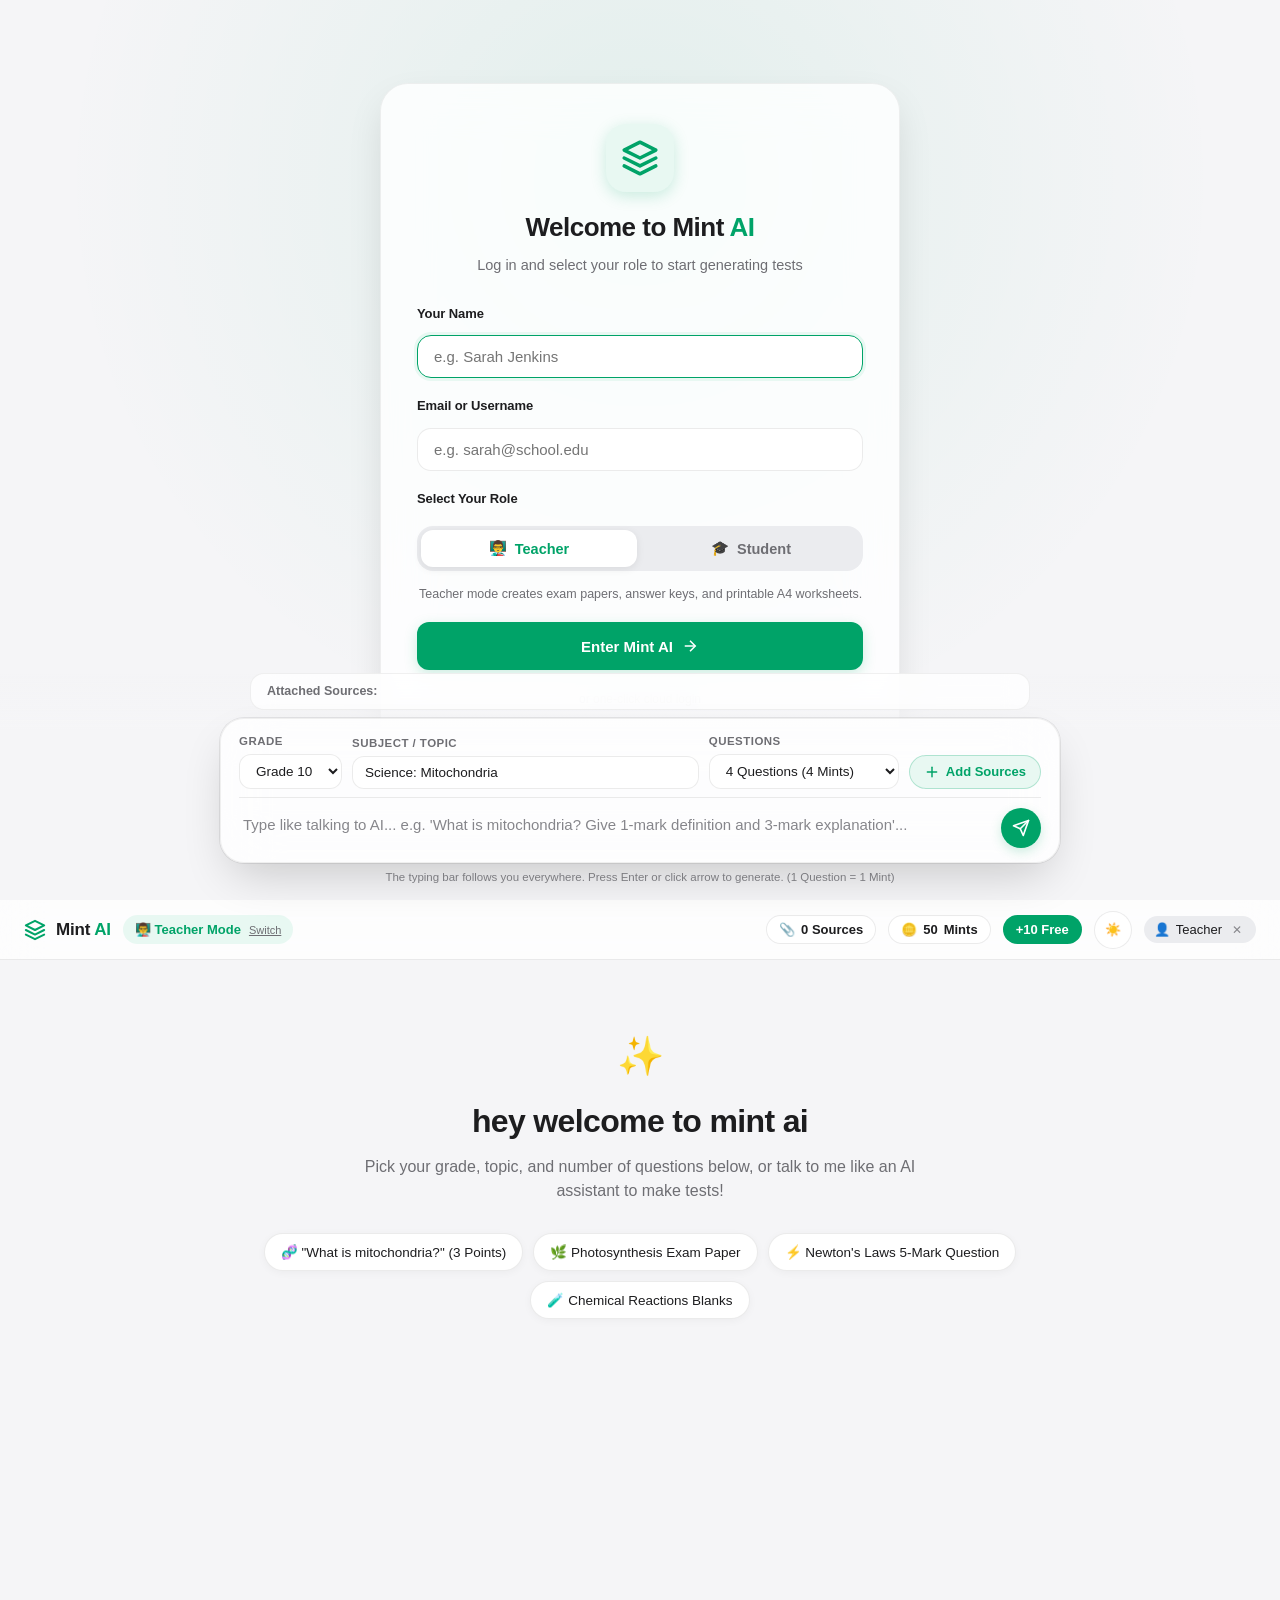
<file: index.html>
<!DOCTYPE html>
<html lang="en" data-theme="light">
<head>
  <meta charset="UTF-8">
  <meta name="viewport" content="width=device-width, initial-scale=1.0">
  <title>Mint AI — Intelligent Exam & Test Generator</title>
  
  <!-- Apple Mobile Web App Settings -->
  <meta name="apple-mobile-web-app-capable" content="yes">
  <meta name="apple-mobile-web-app-status-bar-style" content="default">
  <meta name="theme-color" content="#F5F5F7" id="metaThemeColor">
  
  <!-- Favicon SVG (Mint Badge) -->
  <link rel="icon" type="image/svg+xml" href="data:image/svg+xml,<svg xmlns='http://www.w3.org/2000/svg' viewBox='0 0 24 24' fill='%2300A368'><path d='M12 2C6.48 2 2 6.48 2 12s4.48 10 10 10 10-4.48 10-10S17.52 2 12 2zm1 17.93c-3.95-.49-7-3.85-7-7.93 0-.62.08-1.21.21-1.79L9 15v1c0 1.1.9 2 2 2v1.93zm6.9-2.54c-.26-.81-1-1.39-1.9-1.39h-1v-3c0-.55-.45-1-1-1H8v-2h2c.55 0 1-.45 1-1V7h2c1.1 0 2-.9 2-2v-.41c2.93 1.19 5 4.06 5 7.41 0 2.08-.8 3.97-2.1 5.39z'/></svg>">
  
  <!-- Main Stylesheet -->
  <link rel="stylesheet" href="styles.css">
  
  <!-- Puter.js v2 SDK from CDN -->
  <script src="https://js.puter.com/v2/"></script>
  
  <!-- Application Entry Point -->
  <script type="module" src="js/app.js"></script>
</head>
<body class="mint-app-body">

  <!-- ======================================================== -->
  <!-- STEP 1: UNIFIED LOGIN + NAME + ROLE SELECTION SCREEN     -->
  <!-- ======================================================== -->
  <div id="screenAuth" class="onboarding-screen">
    <div class="apple-glass-card auth-card">
      
      <div class="auth-brand">
        <div class="brand-icon-wrap">
          <svg viewBox="0 0 24 24" width="38" height="38" fill="none" stroke="#00A368" stroke-width="2.2" stroke-linecap="round" stroke-linejoin="round">
            <path d="M12 2L2 7l10 5 10-5-10-5zM2 17l10 5 10-5M2 12l10 5 10-5"/>
          </svg>
        </div>
        <h1 class="auth-title">Welcome to Mint <span class="brand-accent">AI</span></h1>
        <p class="auth-subtitle">Log in and select your role to start generating tests</p>
      </div>

      <form id="formAuth" class="auth-form">
        
        <!-- 1. Name -->
        <div class="form-group">
          <label for="inputAuthName" class="form-label">Your Name</label>
          <input type="text" id="inputAuthName" class="apple-input" placeholder="e.g. Sarah Jenkins" required autofocus>
        </div>

        <!-- 2. Email or Username -->
        <div class="form-group">
          <label for="inputAuthEmail" class="form-label">Email or Username</label>
          <input type="text" id="inputAuthEmail" class="apple-input" placeholder="e.g. sarah@school.edu" required>
        </div>

        <!-- 3. Role Selector (Teacher vs Student) -->
        <div class="form-group">
          <label class="form-label">Select Your Role</label>
          <div class="role-segmented-picker">
            <button type="button" class="role-segment-btn active" id="btnPickerTeacher" data-role="teacher">
              <span class="segment-icon">👨‍🏫</span>
              <span class="segment-label">Teacher</span>
            </button>
            <button type="button" class="role-segment-btn" id="btnPickerStudent" data-role="student">
              <span class="segment-icon">🎓</span>
              <span class="segment-label">Student</span>
            </button>
          </div>
          <p class="role-hint" id="rolePickerHint">Teacher mode creates exam papers, answer keys, and printable A4 worksheets.</p>
        </div>

        <!-- Submit Button -->
        <button type="submit" class="apple-button btn-primary btn-block" id="btnAuthSubmit">
          <span>Enter Mint AI</span>
          <svg viewBox="0 0 24 24" width="18" height="18" fill="none" stroke="currentColor" stroke-width="2">
            <line x1="5" y1="12" x2="19" y2="12"></line>
            <polyline points="12 5 19 12 12 19"></polyline>
          </svg>
        </button>

        <div class="auth-divider">
          <span>or one-click cloud login</span>
        </div>

        <button type="button" class="apple-button btn-secondary btn-block" id="btnPuterQuickSignIn">
          <svg viewBox="0 0 24 24" width="18" height="18" fill="none" stroke="currentColor" stroke-width="2">
            <path d="M18 10h-1.26A8 8 0 1 0 9 20h9a5 5 0 0 0 0-10z"/>
          </svg>
          <span>Sign In with Puter Cloud</span>
        </button>
      </form>

    </div>
  </div>

  <!-- ======================================================== -->
  <!-- STEP 2: CONVERSATIONAL STUDIO (Floating Bar Follows You) -->
  <!-- ======================================================== -->
  <div id="screenApp" class="app-workspace" hidden>
    
    <!-- Apple Top Navigation Bar -->
    <header class="app-topbar">
      <div class="topbar-left">
        <div class="brand-pill">
          <svg viewBox="0 0 24 24" width="22" height="22" fill="none" stroke="#00A368" stroke-width="2.2" stroke-linecap="round" stroke-linejoin="round">
            <path d="M12 2L2 7l10 5 10-5-10-5zM2 17l10 5 10-5M2 12l10 5 10-5"/>
          </svg>
          <span class="brand-text">Mint <span class="brand-accent">AI</span></span>
        </div>

        <div class="current-role-pill" id="currentRolePill">
          <span id="roleBadgeText">👨‍🏫 Teacher Mode</span>
          <button type="button" class="btn-role-switch-link" id="btnSwitchRole" title="Switch between Teacher and Student">Switch</button>
        </div>
      </div>

      <div class="topbar-right">
        <!-- Sources status badge -->
        <button type="button" class="sources-status-pill" id="btnTopSources" title="View attached sources">
          <span class="source-icon">📎</span>
          <span id="topSourcesCount">0 Sources</span>
        </button>

        <!-- Mints Currency Badge -->
        <button type="button" class="mints-badge" id="mintsBadge" title="Mint Coins Balance. 1 Question = 1 Mint">
          <span class="mint-icon">🪙</span>
          <span class="mints-count" id="mintsCount">50</span>
          <span class="mints-label">Mints</span>
        </button>

        <!-- Daily Bonus Button -->
        <button type="button" class="btn-bonus-claim" id="btnDailyBonus" title="Claim +10 daily free Mints">
          <span>+10 Free</span>
        </button>

        <!-- Theme Toggle -->
        <button type="button" class="theme-toggle-btn" id="btnThemeToggle" title="Toggle Light and Dark Mode">
          <span class="theme-icon" id="themeIcon">☀️</span>
        </button>

        <!-- User Profile Pill -->
        <div class="user-profile-pill" id="userProfilePill">
          <span class="user-avatar" id="userAvatar">👤</span>
          <span class="user-name" id="displayUserName">Teacher</span>
          <button type="button" class="btn-logout" id="btnLogout" title="Log out">✕</button>
        </div>
      </div>
    </header>

    <!-- Main Scrollable Chat Area -->
    <main class="chat-main-container" id="chatMainContainer">
      
      <!-- Welcome Hero -->
      <section class="chat-hero-section" id="chatHero">
        <div class="hero-sparkle">✨</div>
        <h1 class="chat-hero-title">hey welcome to mint ai</h1>
        <p class="chat-hero-desc" id="heroRoleDesc">
          Pick your grade, topic, and number of questions below, or talk to me like an AI assistant to make tests!
        </p>

        <!-- Quick Idea Chips -->
        <div class="suggestion-chips-grid">
          <button type="button" class="suggestion-chip" data-prompt="What is mitochondria? Explain in 3 points with marking rubric">
            🧬 "What is mitochondria?" (3 Points)
          </button>
          <button type="button" class="suggestion-chip" data-prompt="Create 4 standard questions on Photosynthesis with answer key">
            🌿 Photosynthesis Exam Paper
          </button>
          <button type="button" class="suggestion-chip" data-prompt="Make a 5-mark long answer question on Newton's Laws with grading criteria">
            ⚡ Newton's Laws 5-Mark Question
          </button>
          <button type="button" class="suggestion-chip" data-prompt="Generate fill-in-the-blanks test on Chemical Reactions">
            🧪 Chemical Reactions Blanks
          </button>
        </div>
      </section>

      <!-- Chat Feed (Messages & Test Papers rendered here) -->
      <div class="chat-feed" id="chatFeed"></div>

    </main>

    <!-- ======================================================== -->
    <!-- FLOATING TYPE BAR (STICKS AND FOLLOWS YOU EVERYWHERE)    -->
    <!-- ======================================================== -->
    <footer class="chat-floating-bar-wrapper" id="floatingBarWrapper">
      
      <!-- Active Attached Sources Tags (if any) -->
      <div class="attached-sources-preview" id="sourcesPreviewBar" hidden>
        <span class="sources-label">Attached Sources:</span>
        <div class="sources-tags-list" id="sourcesTagsList"></div>
      </div>

      <!-- Main Floating Apple Card -->
      <div class="apple-glass-card floating-input-card">
        
        <!-- Top Controls: Grade, Topic/Subject, Count, and Add Sources -->
        <div class="floating-controls-row">
          
          <!-- 1. Grade Selector -->
          <div class="control-item">
            <label for="selectGrade" class="control-label">Grade</label>
            <select id="selectGrade" class="apple-select-compact">
              <option value="Grade 6">Grade 6</option>
              <option value="Grade 7">Grade 7</option>
              <option value="Grade 8">Grade 8</option>
              <option value="Grade 9">Grade 9</option>
              <option value="Grade 10" selected>Grade 10</option>
              <option value="Grade 11">Grade 11</option>
              <option value="Grade 12">Grade 12</option>
            </select>
          </div>

          <!-- 2. Subject / Topic Picker -->
          <div class="control-item">
            <label for="inputSubjectTopic" class="control-label">Subject / Topic</label>
            <input type="text" id="inputSubjectTopic" class="apple-input-compact" placeholder="e.g. Science: Mitochondria" value="Science: Mitochondria">
          </div>

          <!-- 3. Question Count -->
          <div class="control-item">
            <label for="selectQuestionCount" class="control-label">Questions</label>
            <select id="selectQuestionCount" class="apple-select-compact">
              <option value="1">1 Question (1 Mint)</option>
              <option value="2">2 Questions (2 Mints)</option>
              <option value="3">3 Questions (3 Mints)</option>
              <option value="4" selected>4 Questions (4 Mints)</option>
              <option value="5">5 Questions (5 Mints)</option>
              <option value="8">8 Questions (8 Mints)</option>
              <option value="10">10 Questions (10 Mints)</option>
            </select>
          </div>

          <!-- 4. Add Sources Button -->
          <div class="control-item">
            <label class="control-label">&nbsp;</label>
            <button type="button" class="btn-add-sources" id="btnOpenSourceModal" title="Attach textbook notes, syllabus, or chapter files">
              <svg viewBox="0 0 24 24" width="16" height="16" fill="none" stroke="currentColor" stroke-width="2.2" stroke-linecap="round" stroke-linejoin="round">
                <line x1="12" y1="5" x2="12" y2="19"></line>
                <line x1="5" y1="12" x2="19" y2="12"></line>
              </svg>
              <span>Add Sources</span>
            </button>
          </div>

        </div>

        <!-- Bottom Row: Text input bar with send button -->
        <div class="floating-input-row">
          
          <div class="input-textarea-wrap">
            <textarea 
              id="chatInput" 
              class="chat-textarea" 
              rows="1" 
              placeholder="Type like talking to AI... e.g. 'What is mitochondria? Give 1-mark definition and 3-mark explanation'..." 
              aria-label="Ask Mint AI to generate a test"></textarea>
          </div>

          <button type="button" class="btn-send-message" id="btnSendMessage" aria-label="Generate Test">
            <svg viewBox="0 0 24 24" width="18" height="18" fill="none" stroke="currentColor" stroke-width="2.2" stroke-linecap="round" stroke-linejoin="round">
              <line x1="22" y1="2" x2="11" y2="13"></line>
              <polygon points="22 2 15 22 11 13 2 9 22 2"></polygon>
            </svg>
          </button>

        </div>

      </div>

      <div class="floating-bar-hint">
        <span>The typing bar follows you everywhere. Press Enter or click arrow to generate. (1 Question = 1 Mint)</span>
      </div>

    </footer>

  </div>

  <!-- ======================================================== -->
  <!-- MODAL: ADD YOUR OWN SOURCES (Textbook / Notes)           -->
  <!-- ======================================================== -->
  <dialog id="modalSources" class="apple-modal">
    <div class="modal-content">
      <header class="modal-header">
        <div class="modal-title-wrap">
          <span class="modal-badge-icon">📎</span>
          <h2 class="modal-title">Add Your Teaching Sources</h2>
        </div>
        <button type="button" class="btn-modal-close" id="btnCloseSourcesModal">✕</button>
      </header>

      <div class="modal-body">
        <p class="modal-description">
          Paste textbook paragraphs, syllabus notes, or chapter text. Mint AI will craft questions directly from your materials!
        </p>

        <div class="form-group">
          <label for="inputSourceTitle" class="form-label">Source Title</label>
          <input type="text" id="inputSourceTitle" class="apple-input" placeholder="e.g. Chapter 4: Mitochondria & ATP Notes">
        </div>

        <div class="form-group">
          <label for="inputSourceContent" class="form-label">Paste Notes / Textbook Content</label>
          <textarea id="inputSourceContent" class="apple-textarea" rows="6" placeholder="Paste your lesson notes, textbook explanations, or key definitions here..."></textarea>
        </div>

        <div class="source-file-upload">
          <label class="file-upload-btn">
            <span>Or upload .txt / .md notes file</span>
            <input type="file" id="fileSourceUpload" accept=".txt,.md,.json" hidden>
          </label>
        </div>
      </div>

      <footer class="modal-footer">
        <button type="button" class="apple-button btn-secondary" id="btnCancelSource">Cancel</button>
        <button type="button" class="apple-button btn-primary" id="btnSaveSource">
          <span>Attach to Mint AI</span>
        </button>
      </footer>
    </div>
  </dialog>

  <!-- ======================================================== -->
  <!-- MODAL: MINTS WALLET & REFILLS                            -->
  <!-- ======================================================== -->
  <dialog id="modalMints" class="apple-modal">
    <div class="modal-content">
      <header class="modal-header">
        <div class="modal-title-wrap">
          <span class="modal-badge-icon">🪙</span>
          <h2 class="modal-title">Mint Coins Wallet</h2>
        </div>
        <button type="button" class="btn-modal-close" id="btnCloseMintsModal">✕</button>
      </header>

      <div class="modal-body">
        <div class="wallet-balance-box">
          <span class="wallet-title">Your Current Balance</span>
          <div class="wallet-number-row">
            <span class="wallet-coin">🪙</span>
            <span class="wallet-val" id="dialogMintsCount">50</span>
            <span class="wallet-currency">Mints</span>
          </div>
          <p class="wallet-rate">Rate: 1 Mint = 1 Generated Exam Question with Rubric</p>
        </div>

        <div class="refill-options-grid">
          <div class="refill-card">
            <h4>Daily Tutor Gift</h4>
            <p>10 Mints every 24 hours</p>
            <button type="button" class="apple-button btn-secondary btn-sm" id="btnClaimDailyModal">Claim +10 Mints</button>
          </div>
          <div class="refill-card">
            <h4>Free Testing Refill</h4>
            <p>Developer test credit pack</p>
            <button type="button" class="apple-button btn-secondary btn-sm" id="btnDevAddMints">+50 Test Mints</button>
          </div>
        </div>
      </div>

      <footer class="modal-footer">
        <button type="button" class="apple-button btn-secondary" id="btnCloseMintsFooter">Done</button>
      </footer>
    </div>
  </dialog>

  <!-- Toast Notification Container -->
  <div class="toast-container" id="toastContainer" aria-live="polite"></div>

</body>
</html>
</file>
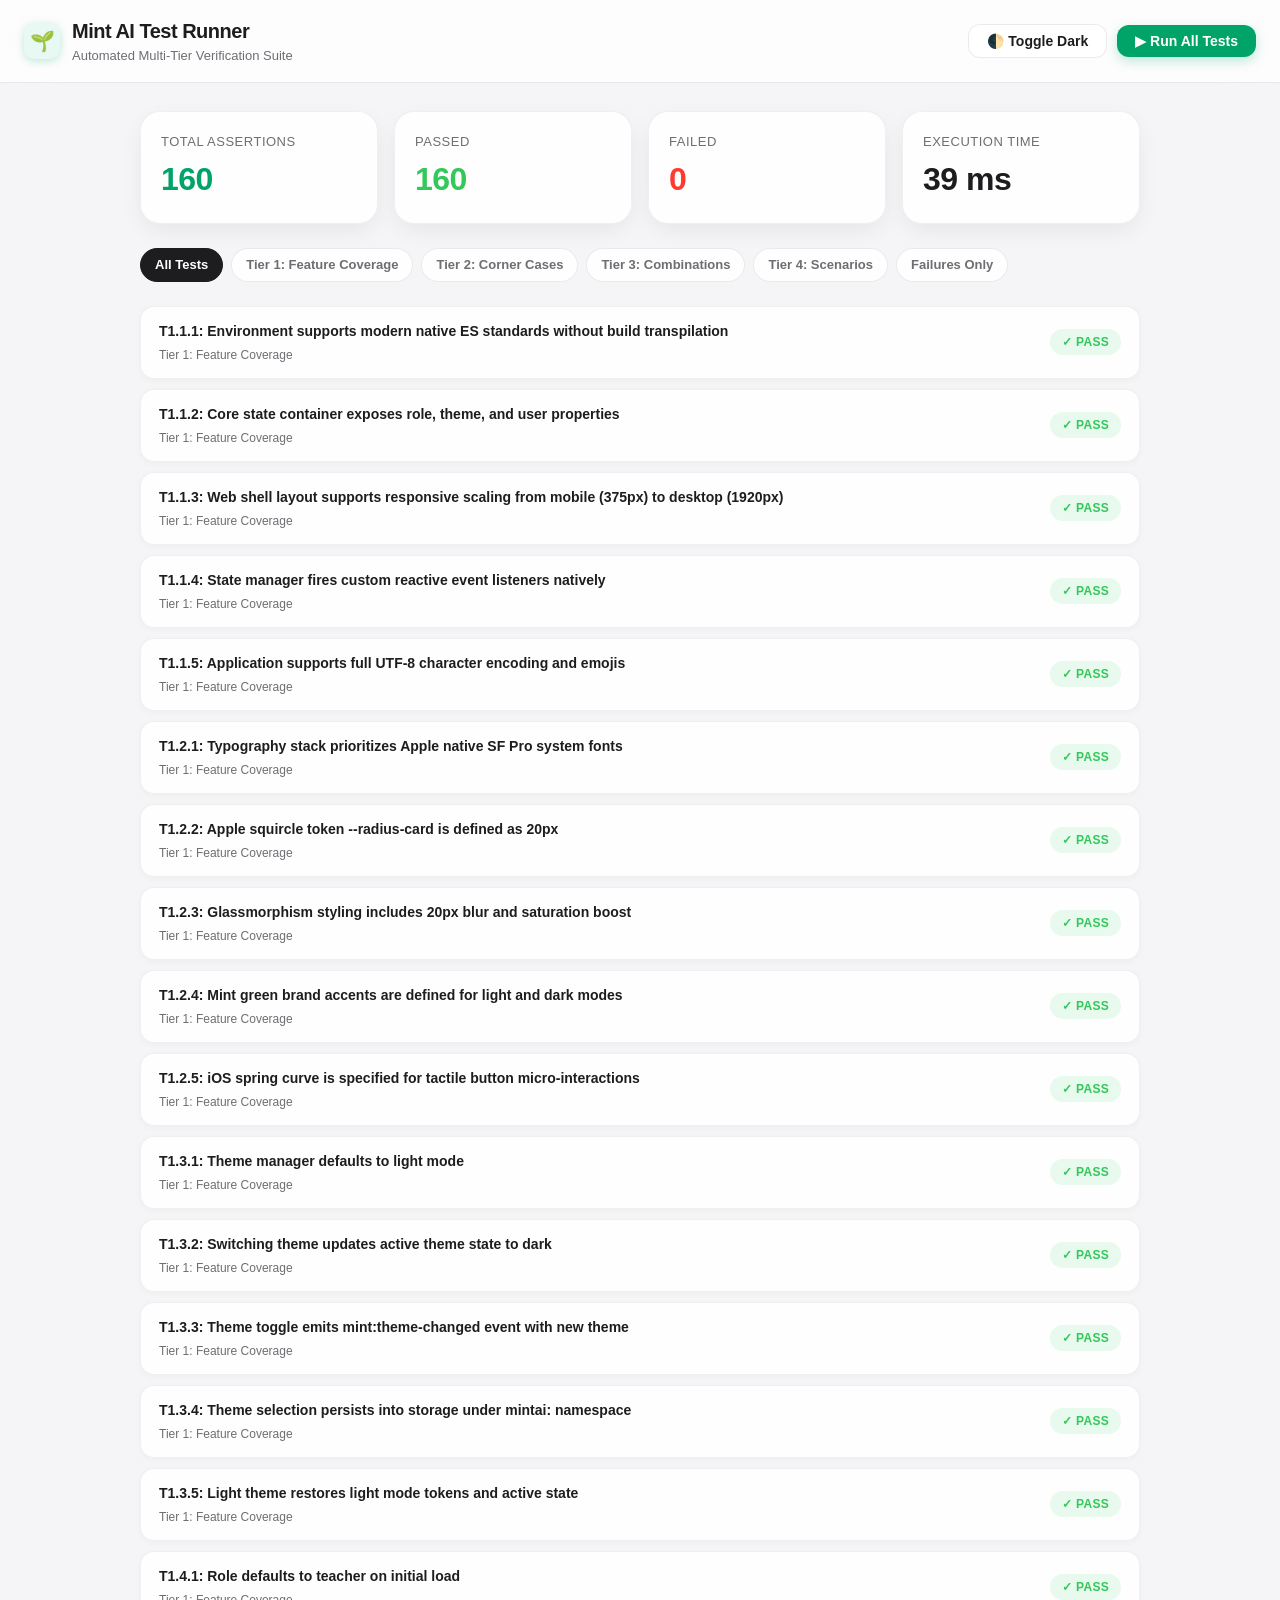
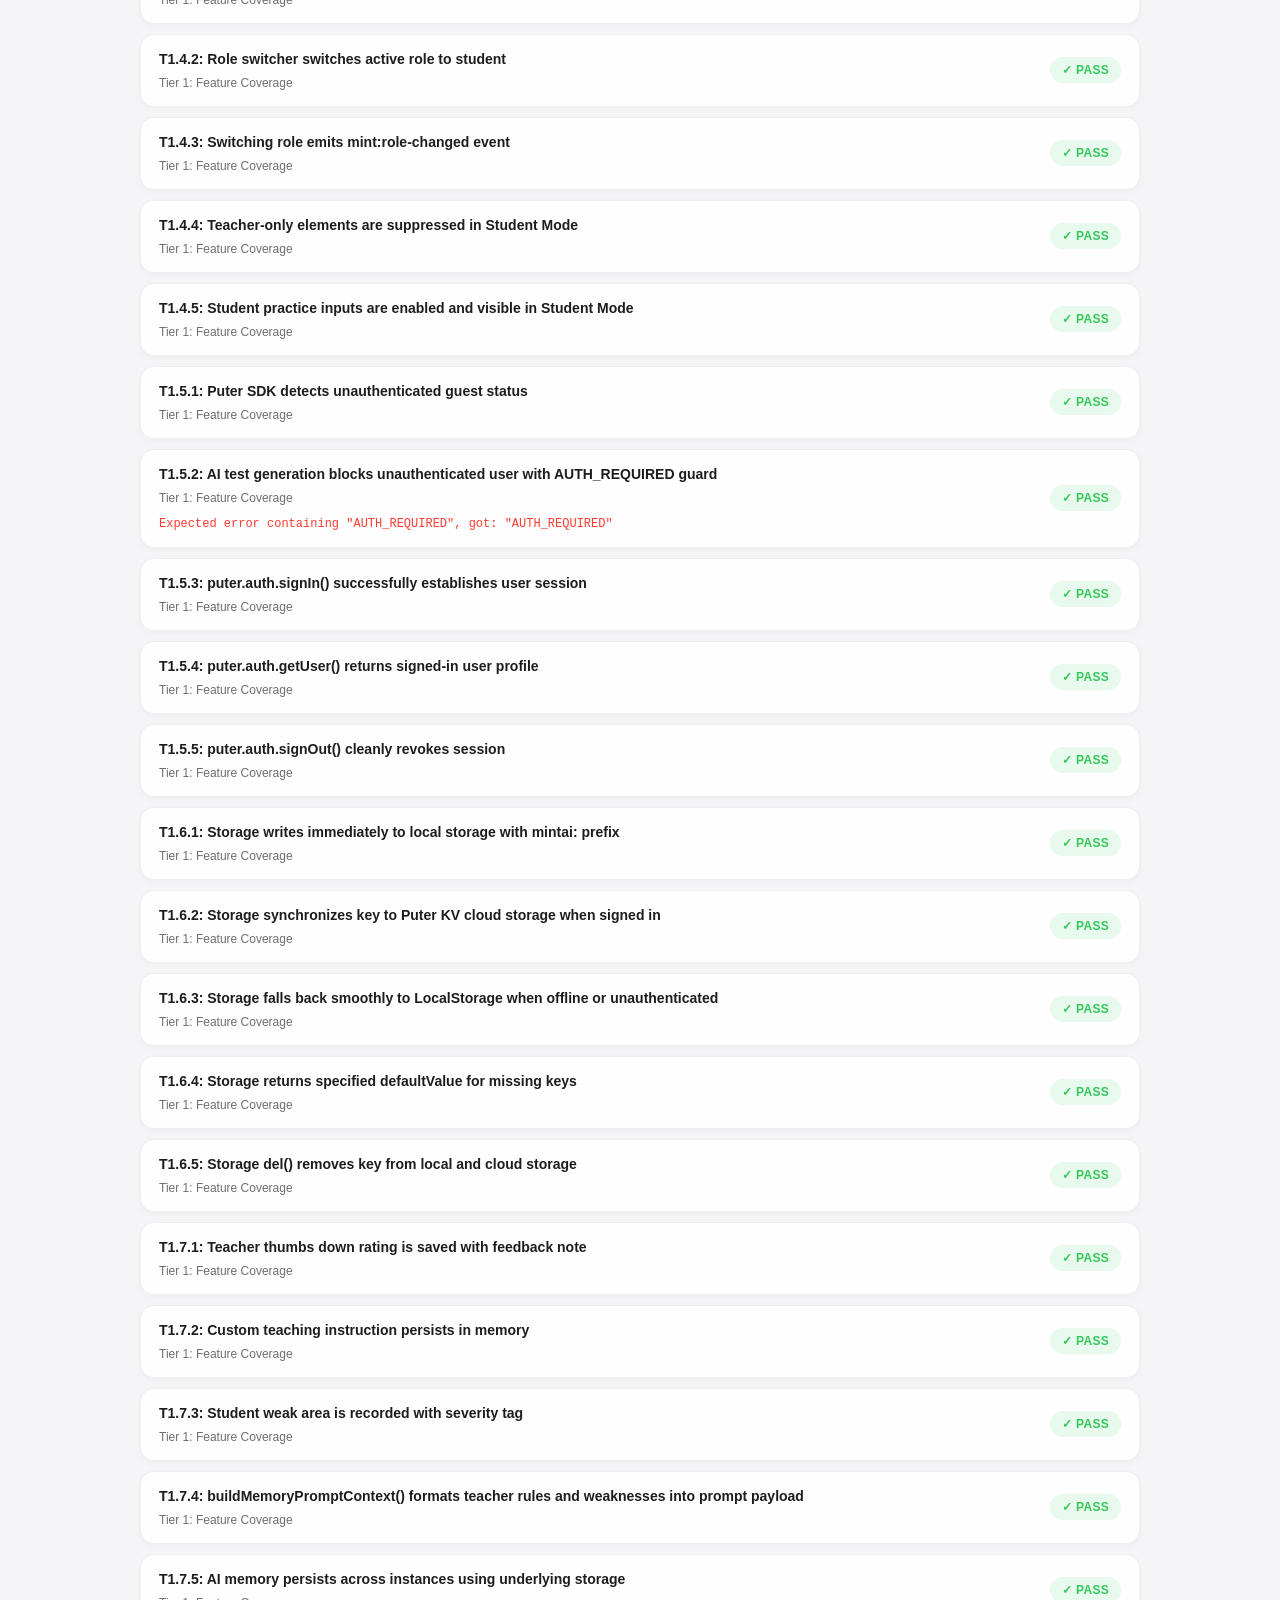
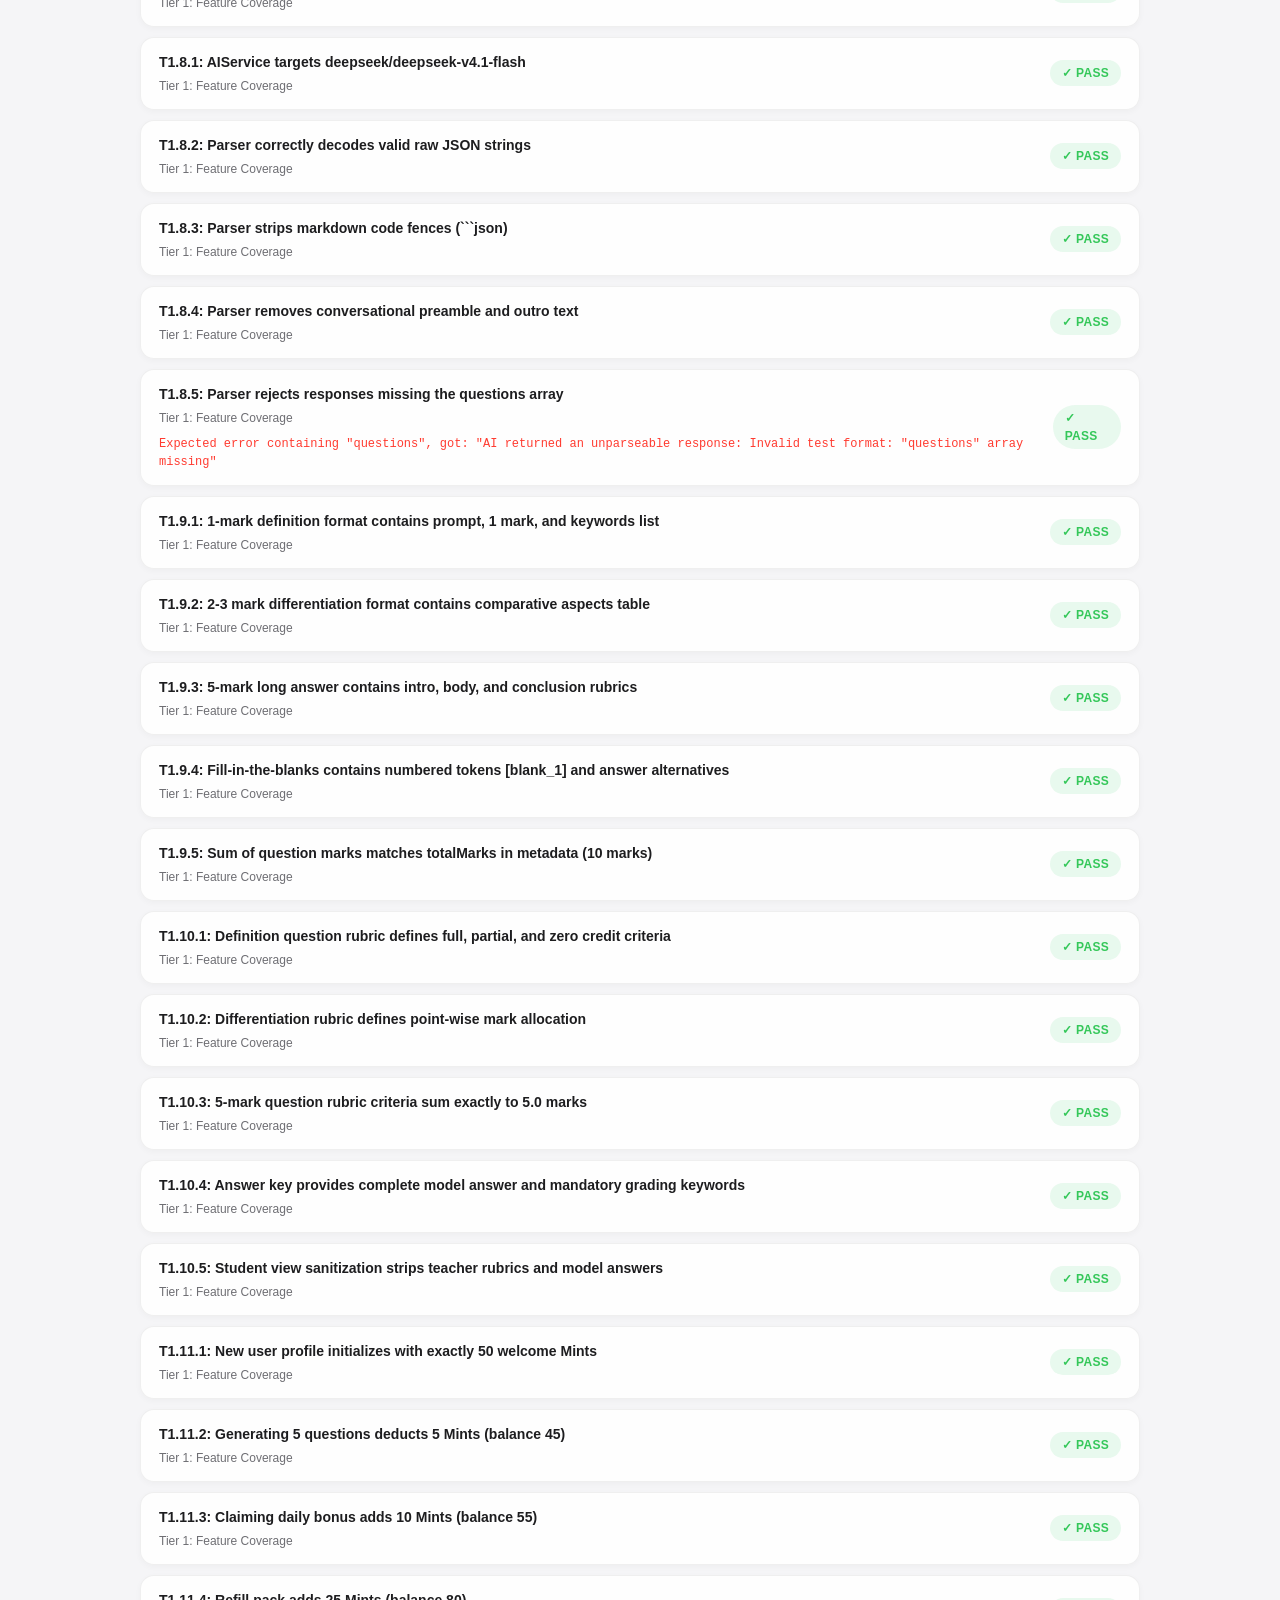
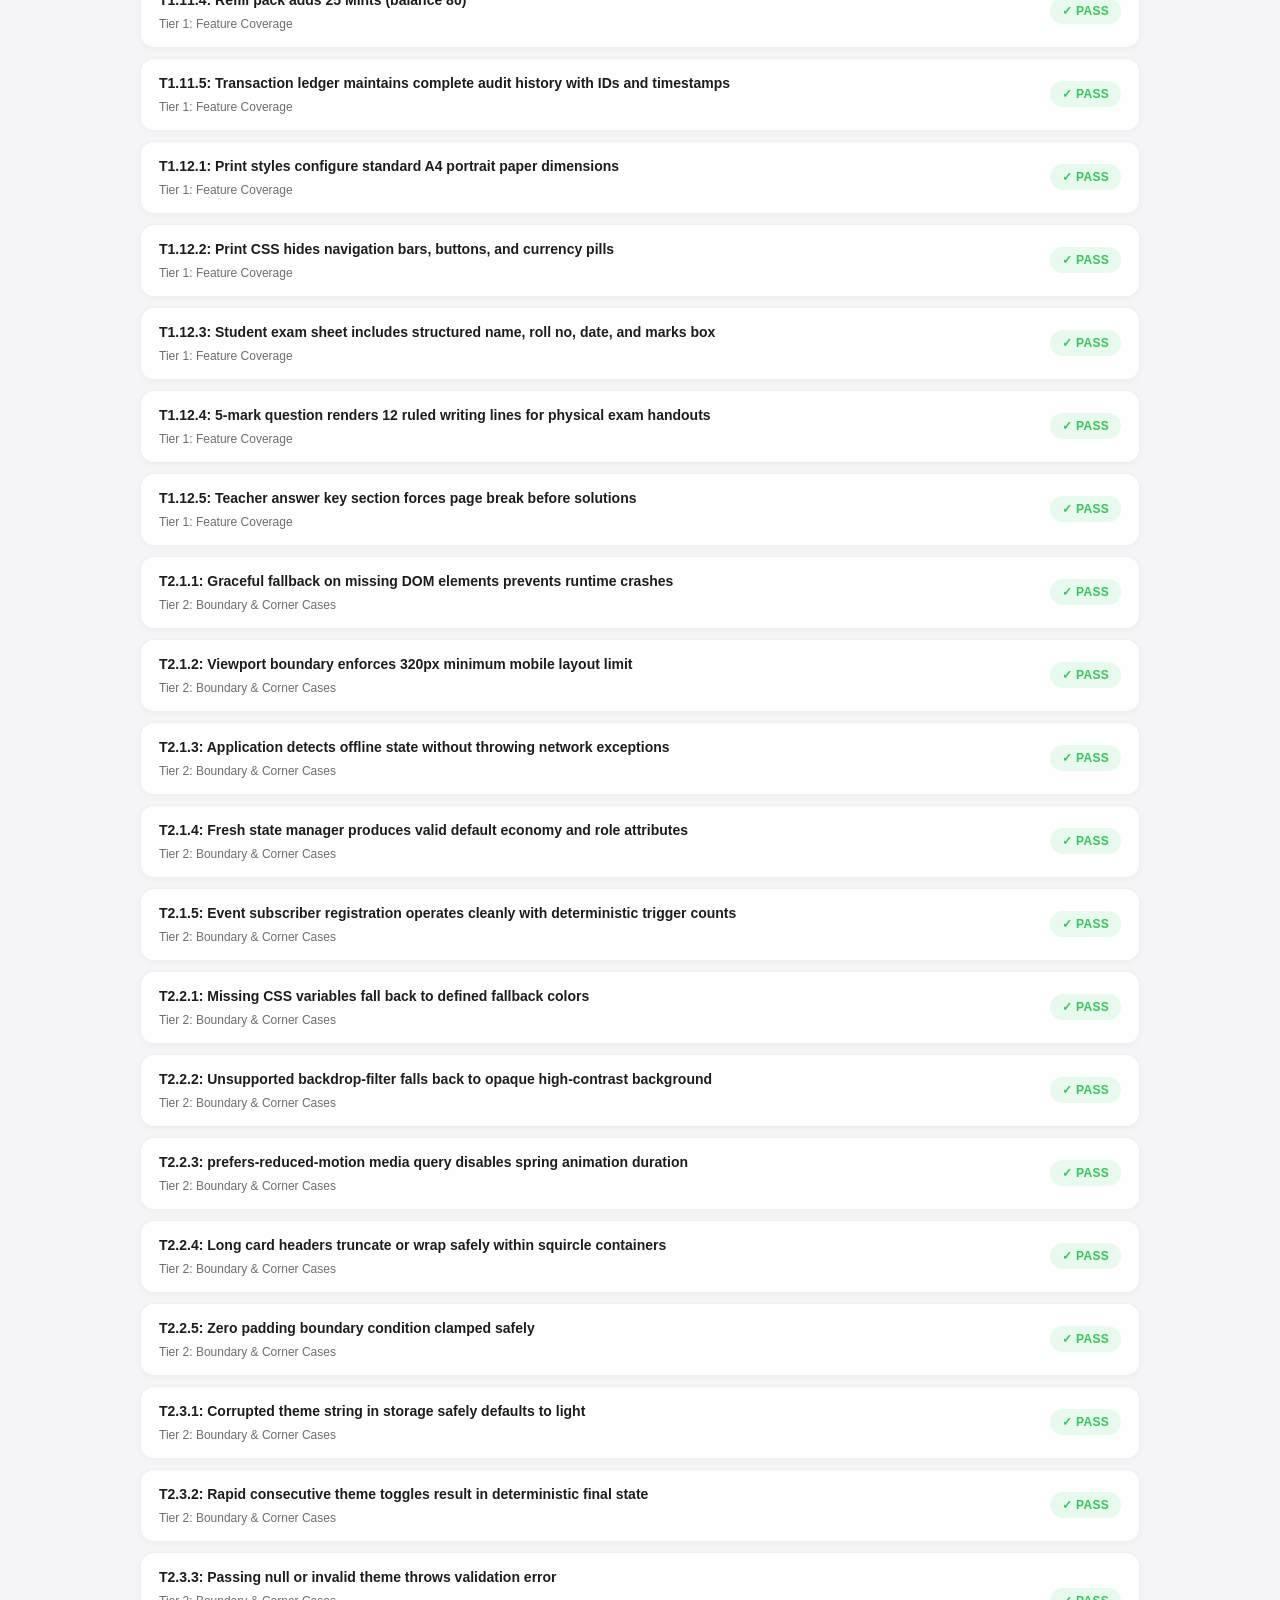
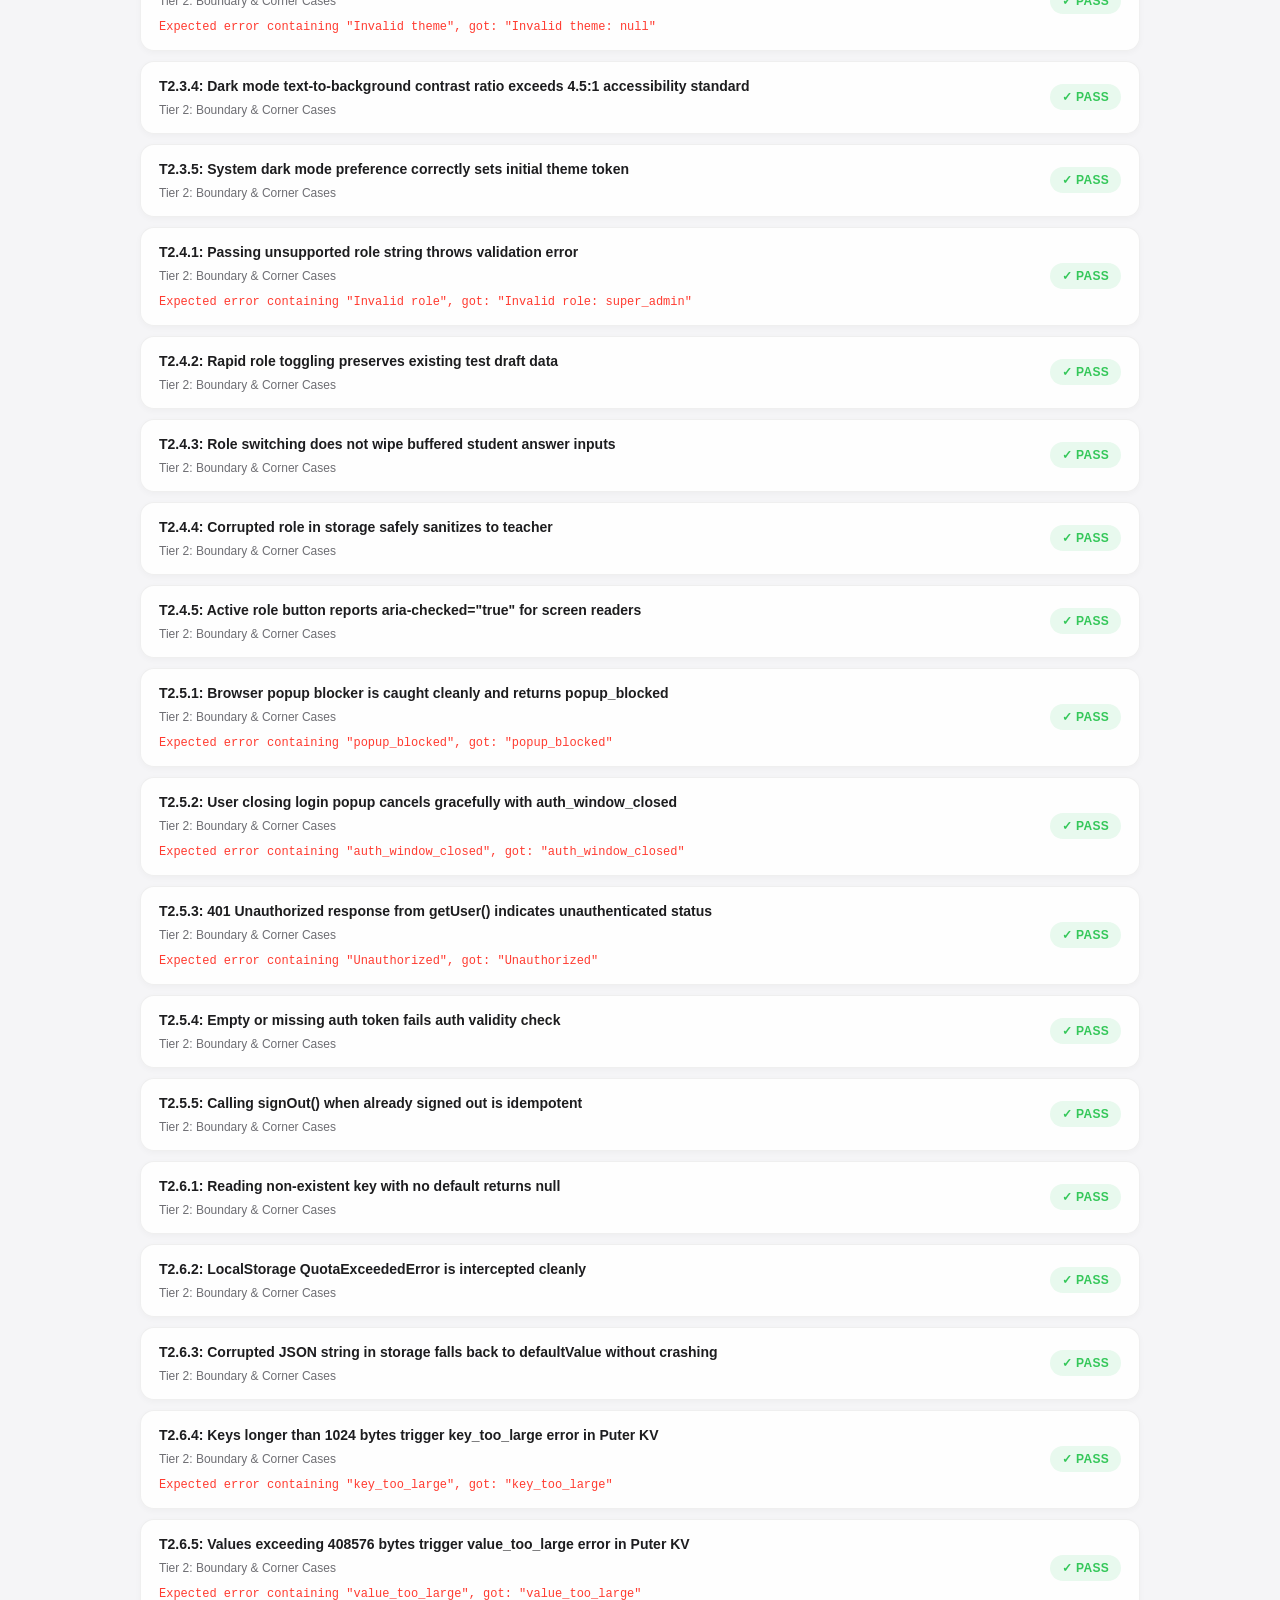
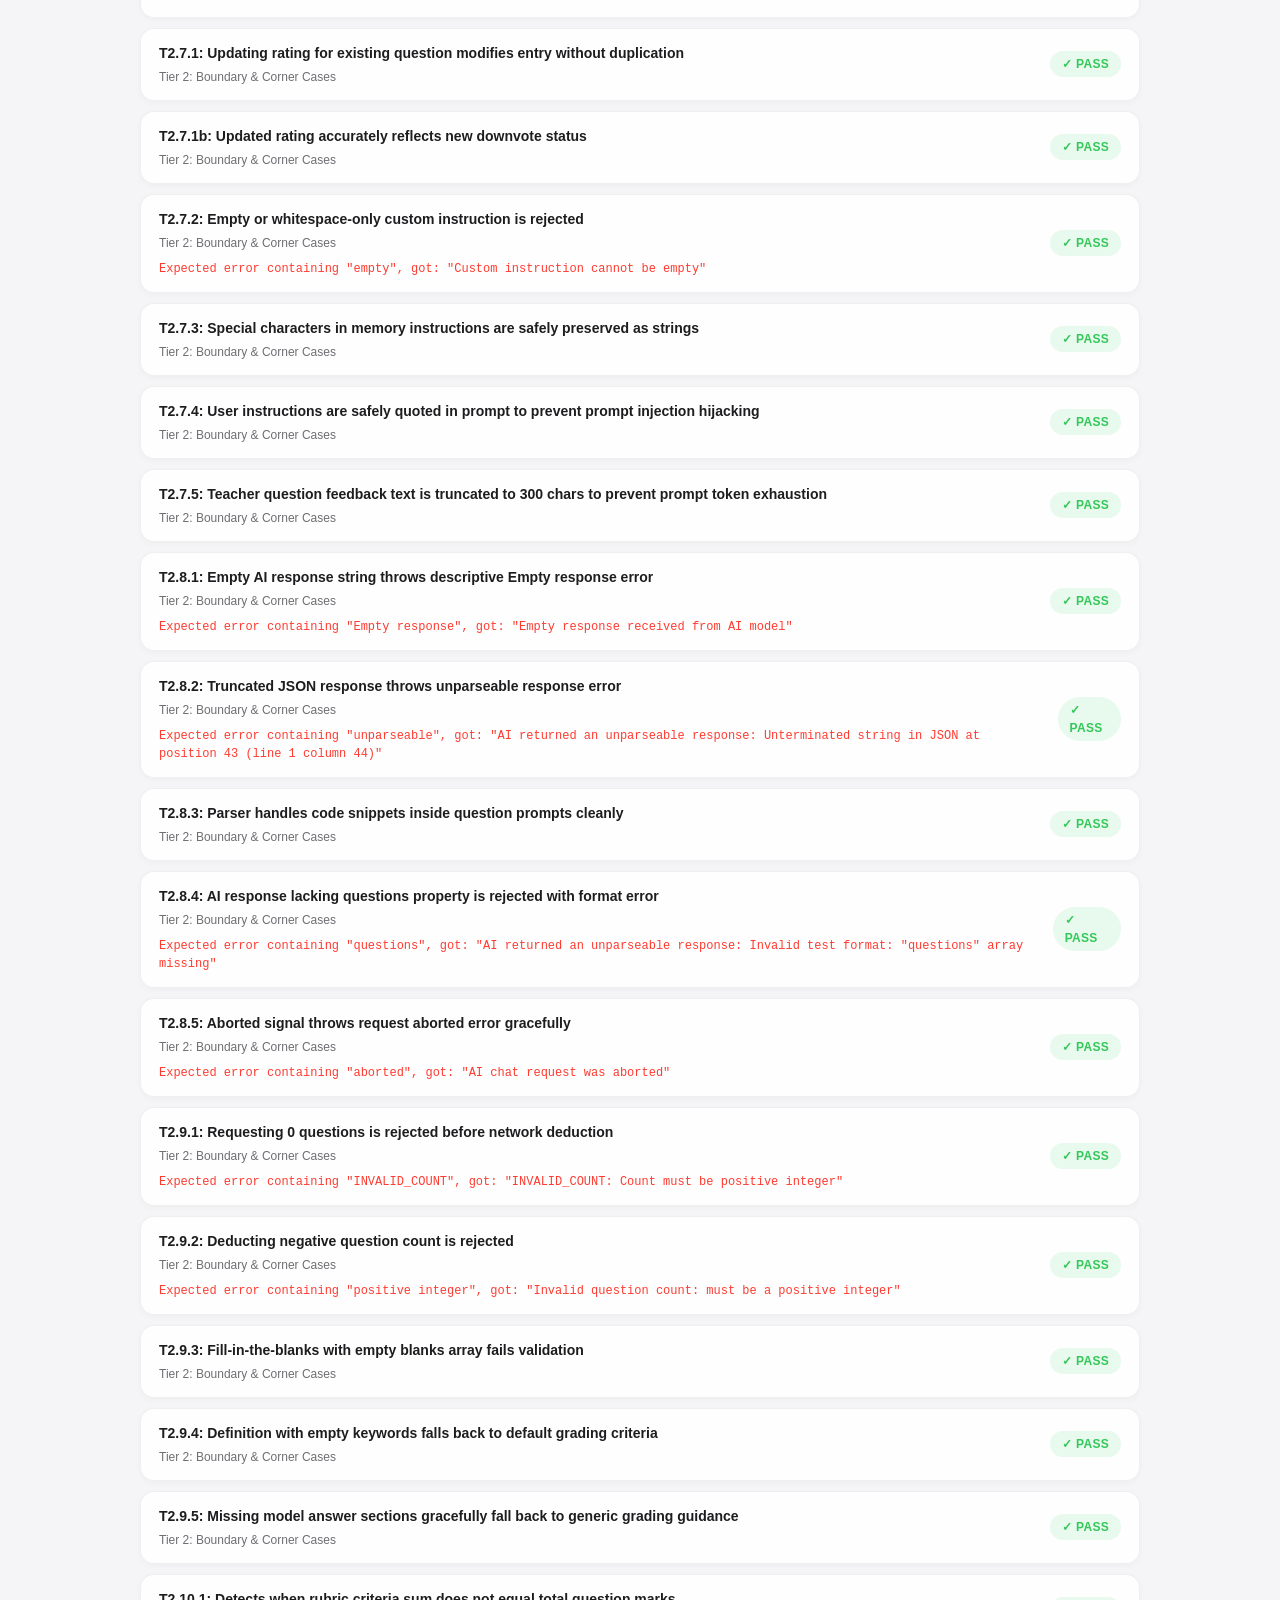
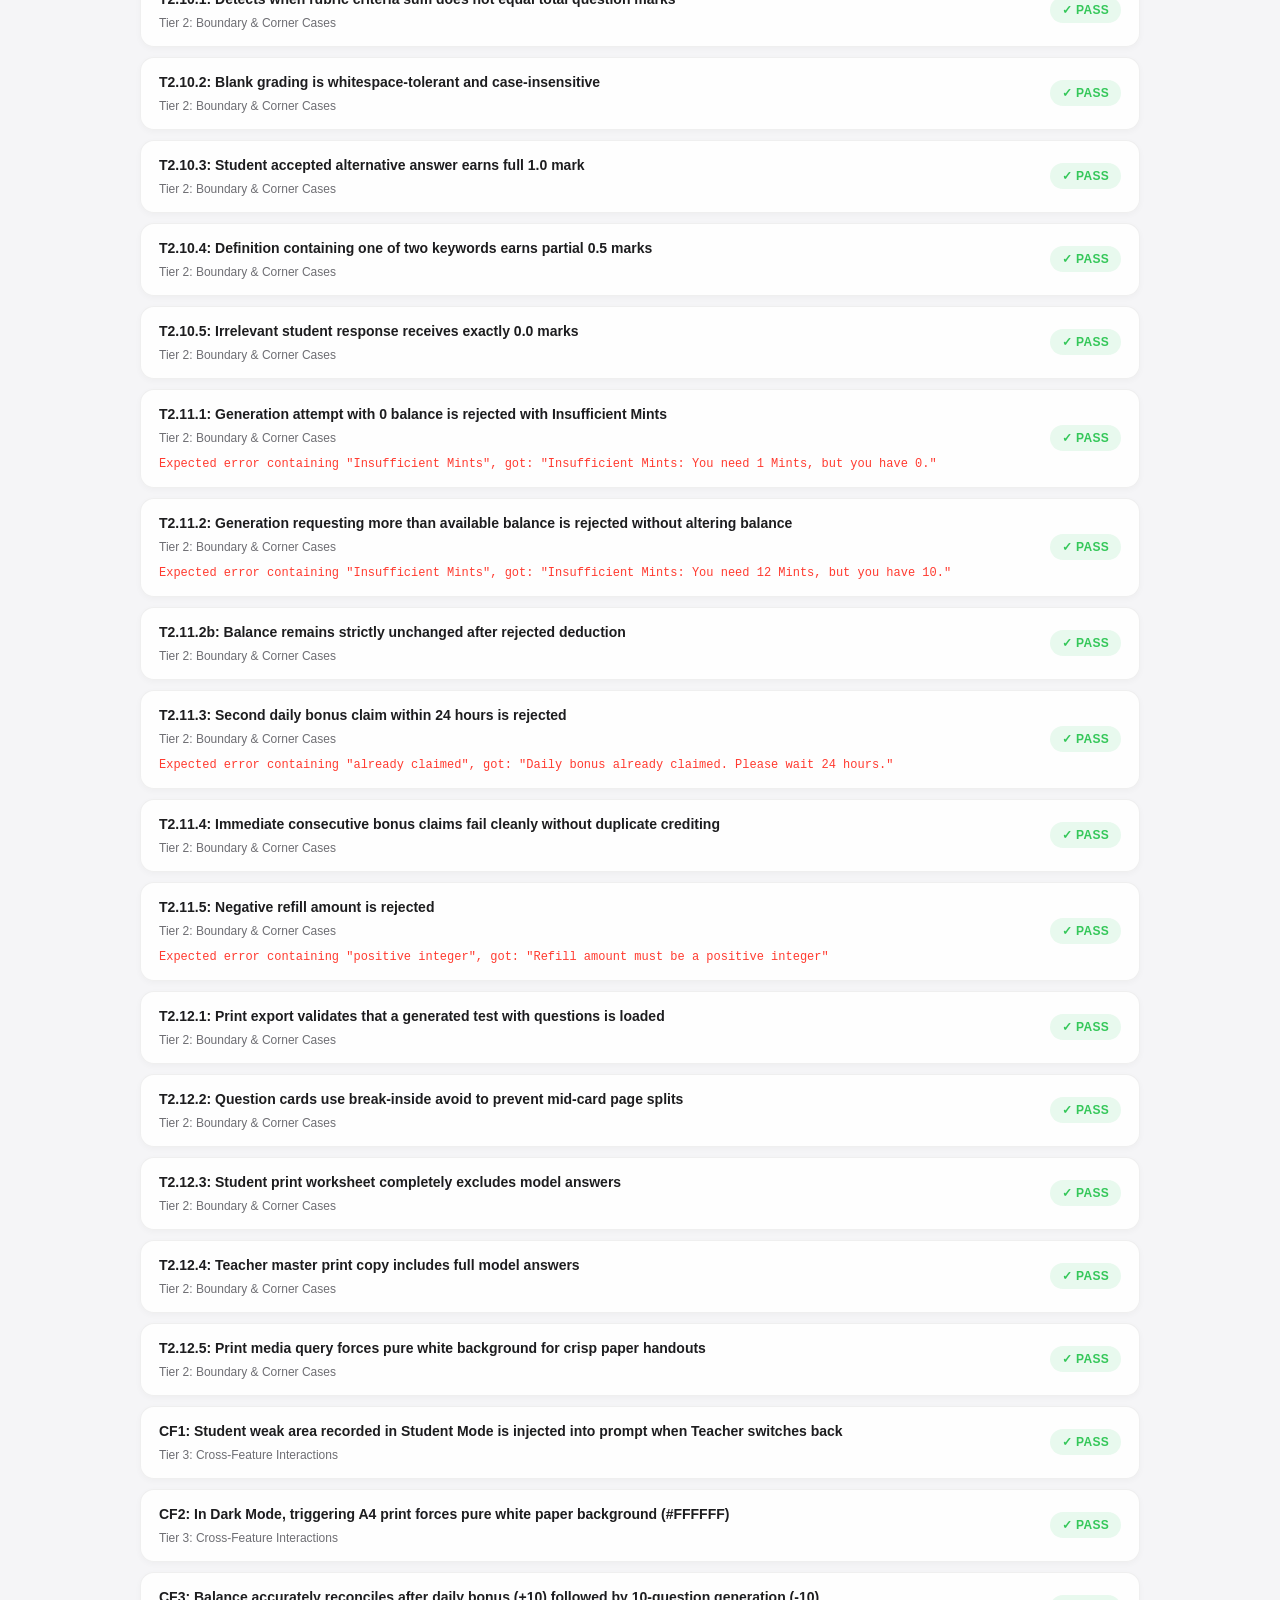
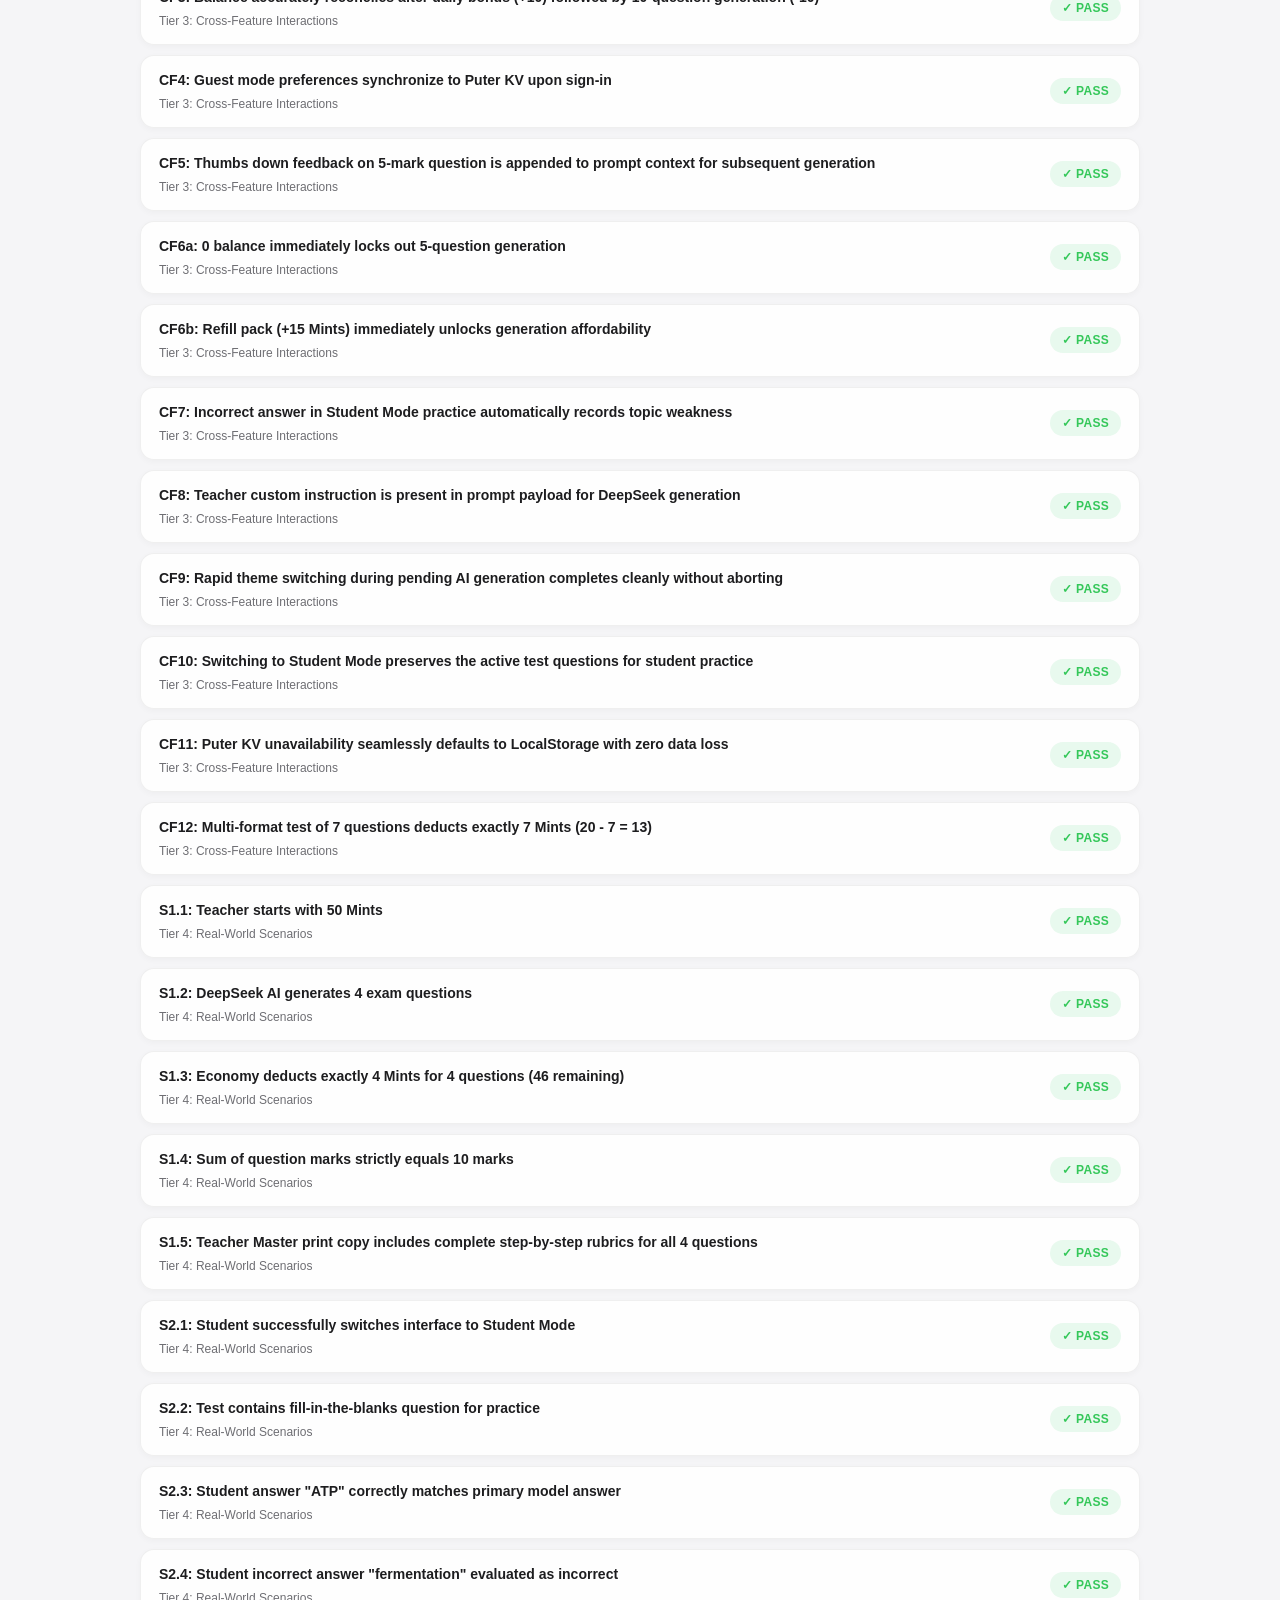
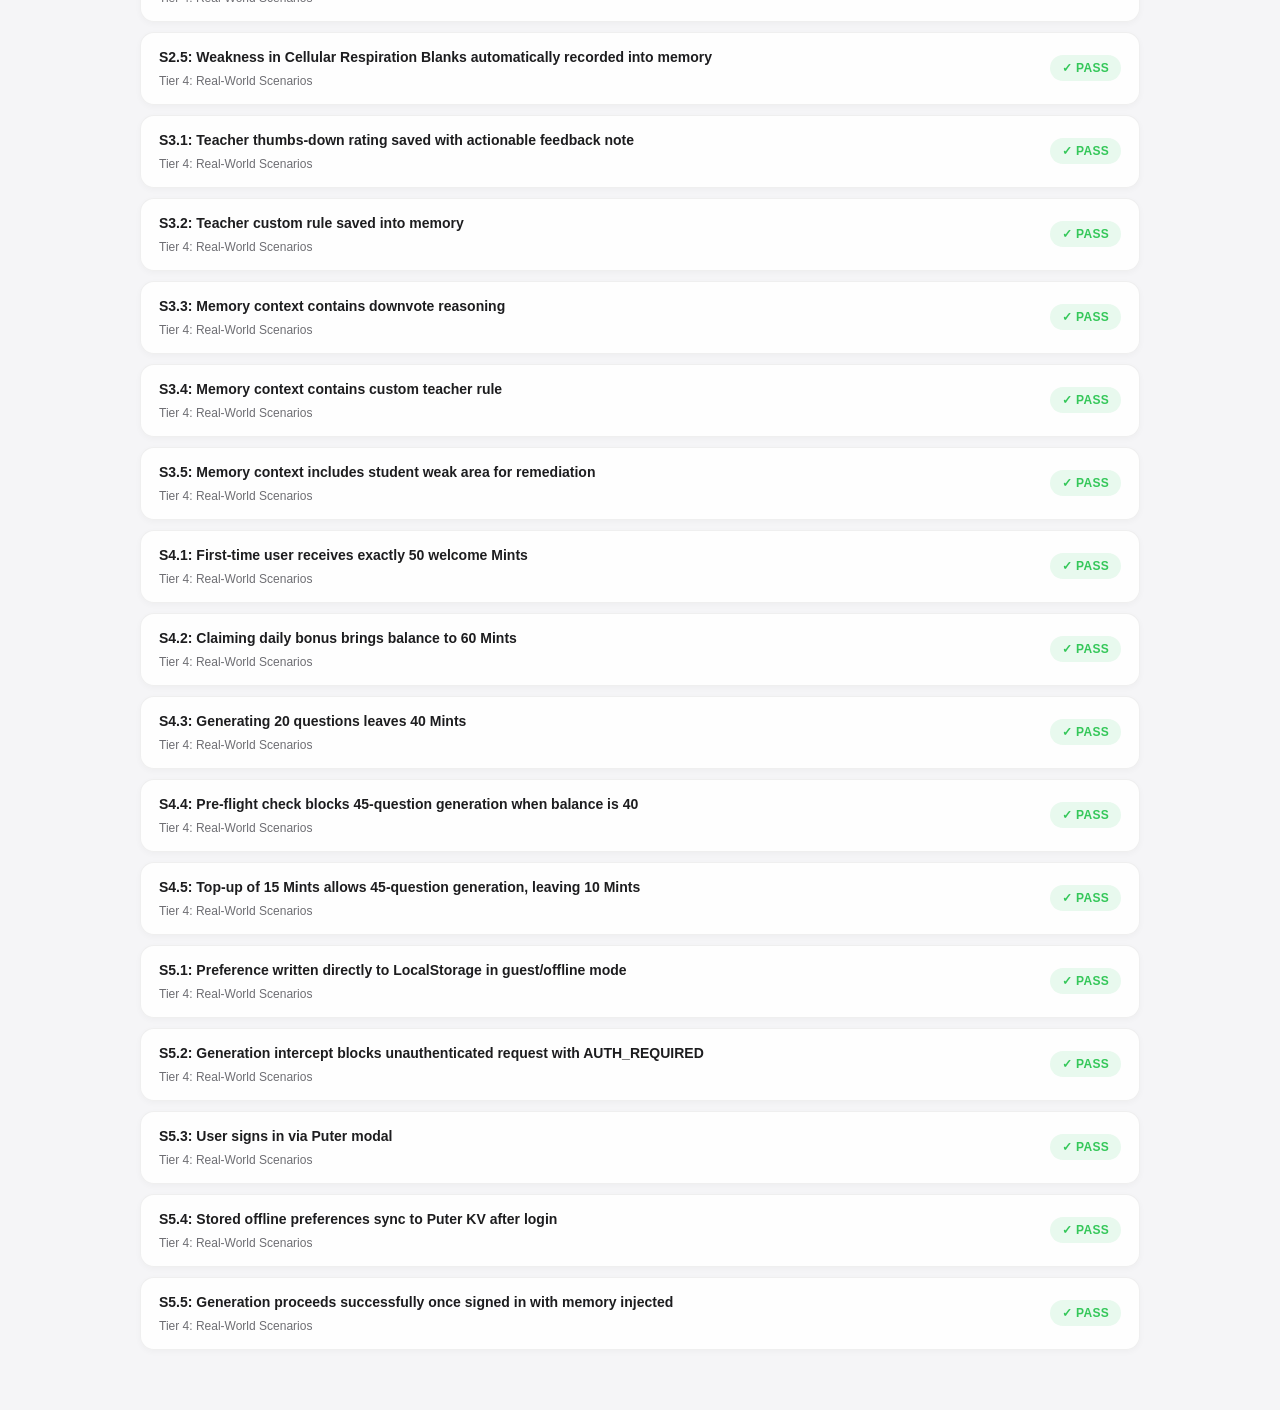
<file: tests/test-runner.html>
<!DOCTYPE html>
<html lang="en" data-theme="light">
<head>
  <meta charset="UTF-8">
  <meta name="viewport" content="width=device-width, initial-scale=1.0">
  <title>Mint AI — Automated E2E Test Suite</title>
  <style>
    :root {
      --font-sans: -apple-system, BlinkMacSystemFont, "SF Pro Display", "SF Pro Text", "SF Pro", "Segoe UI", Roboto, sans-serif;
      --font-mono: "SF Mono", Menlo, Monaco, Consolas, monospace;

      /* Apple Light Palette */
      --bg-app: #F5F5F7;
      --bg-card: rgba(255, 255, 255, 0.85);
      --bg-surface: #FFFFFF;
      --bg-glass: rgba(255, 255, 255, 0.75);
      --text-main: #1D1D1F;
      --text-muted: #6E6E73;
      --border-subtle: rgba(0, 0, 0, 0.08);
      --border-card: rgba(0, 0, 0, 0.06);

      /* Mint Accent */
      --mint-primary: #00A368;
      --mint-hover: #00C781;
      --mint-soft: #E8F8F2;
      --mint-glow: rgba(0, 163, 104, 0.25);

      /* Status Colors */
      --color-pass: #34C759;
      --color-pass-soft: #E8F9EE;
      --color-fail: #FF3B30;
      --color-fail-soft: #FDECEC;

      /* Apple Spring & Radii */
      --spring-snappy: cubic-bezier(0.2, 0.8, 0.2, 1);
      --radius-card: 20px;
      --radius-button: 12px;
      --radius-pill: 9999px;
      --shadow-card: 0 8px 24px -4px rgba(0, 0, 0, 0.08);
    }

    [data-theme="dark"] {
      --bg-app: #000000;
      --bg-card: rgba(28, 28, 30, 0.85);
      --bg-surface: #1C1C1E;
      --bg-glass: rgba(28, 28, 30, 0.75);
      --text-main: #F5F5F7;
      --text-muted: #A1A1A6;
      --border-subtle: rgba(255, 255, 255, 0.12);
      --border-card: rgba(255, 255, 255, 0.08);

      --mint-primary: #00E599;
      --mint-hover: #33FFB2;
      --mint-soft: rgba(0, 229, 153, 0.14);
      --mint-glow: rgba(0, 229, 153, 0.35);

      --color-pass: #30D158;
      --color-pass-soft: rgba(48, 209, 88, 0.18);
      --color-fail: #FF453A;
      --color-fail-soft: rgba(255, 69, 58, 0.18);
      --shadow-card: 0 8px 24px -4px rgba(0, 0, 0, 0.50);
    }

    * {
      box-sizing: border-box;
      margin: 0;
      padding: 0;
    }

    body {
      font-family: var(--font-sans);
      background: var(--bg-app);
      color: var(--text-main);
      line-height: 1.5;
      padding-bottom: 60px;
      transition: background 0.3s ease, color 0.3s ease;
    }

    /* Glass Header */
    .test-header {
      position: sticky;
      top: 0;
      z-index: 100;
      background: var(--bg-glass);
      backdrop-filter: blur(24px) saturate(190%);
      -webkit-backdrop-filter: blur(24px) saturate(190%);
      border-bottom: 1px solid var(--border-subtle);
      padding: 16px 24px;
      display: flex;
      justify-content: space-between;
      align-items: center;
    }

    .brand-section {
      display: flex;
      align-items: center;
      gap: 12px;
    }

    .brand-icon {
      width: 36px;
      height: 36px;
      background: var(--mint-soft);
      border-radius: 10px;
      display: flex;
      align-items: center;
      justify-content: center;
      font-size: 20px;
      box-shadow: 0 2px 8px var(--mint-glow);
    }

    .brand-title {
      font-size: 20px;
      font-weight: 700;
      letter-spacing: -0.5px;
    }

    .brand-subtitle {
      font-size: 13px;
      color: var(--text-muted);
    }

    .header-actions {
      display: flex;
      gap: 10px;
      align-items: center;
    }

    .btn {
      font-family: var(--font-sans);
      font-size: 14px;
      font-weight: 600;
      padding: 8px 18px;
      border-radius: var(--radius-button);
      border: none;
      cursor: pointer;
      display: inline-flex;
      align-items: center;
      gap: 8px;
      transition: transform 0.18s var(--spring-snappy), background-color 0.2s ease, box-shadow 0.2s ease;
    }

    .btn:active {
      transform: scale(0.96);
    }

    .btn-primary {
      background: var(--mint-primary);
      color: #FFFFFF;
      box-shadow: 0 4px 12px var(--mint-glow);
    }

    [data-theme="dark"] .btn-primary {
      color: #000000;
    }

    .btn-secondary {
      background: var(--bg-surface);
      color: var(--text-main);
      border: 1px solid var(--border-subtle);
    }

    /* Container */
    .container {
      max-width: 1040px;
      margin: 28px auto 0;
      padding: 0 20px;
    }

    /* Summary Dashboard Grid */
    .metrics-grid {
      display: grid;
      grid-template-columns: repeat(auto-fit, minmax(200px, 1fr));
      gap: 16px;
      margin-bottom: 24px;
    }

    .metric-card {
      background: var(--bg-card);
      backdrop-filter: blur(20px);
      -webkit-backdrop-filter: blur(20px);
      border: 1px solid var(--border-card);
      border-radius: var(--radius-card);
      padding: 20px;
      box-shadow: var(--shadow-card);
      display: flex;
      flex-direction: column;
      gap: 4px;
    }

    .metric-label {
      font-size: 13px;
      font-weight: 500;
      color: var(--text-muted);
      text-transform: uppercase;
      letter-spacing: 0.5px;
    }

    .metric-value {
      font-size: 32px;
      font-weight: 700;
      letter-spacing: -0.5px;
    }

    .metric-value.pass {
      color: var(--color-pass);
    }

    .metric-value.fail {
      color: var(--color-fail);
    }

    .metric-value.mint {
      color: var(--mint-primary);
    }

    /* Filter Segmented Control */
    .filters-bar {
      display: flex;
      gap: 8px;
      margin-bottom: 20px;
      overflow-x: auto;
      padding-bottom: 4px;
    }

    .filter-chip {
      background: var(--bg-card);
      border: 1px solid var(--border-subtle);
      border-radius: var(--radius-pill);
      padding: 6px 14px;
      font-size: 13px;
      font-weight: 600;
      color: var(--text-muted);
      cursor: pointer;
      white-space: nowrap;
      transition: all 0.2s ease;
    }

    .filter-chip.active {
      background: var(--text-main);
      color: var(--bg-surface);
      border-color: var(--text-main);
    }

    /* Test Results List */
    .results-container {
      display: flex;
      flex-direction: column;
      gap: 10px;
    }

    .result-row {
      background: var(--bg-card);
      border: 1px solid var(--border-card);
      border-radius: 14px;
      padding: 14px 18px;
      box-shadow: 0 2px 6px rgba(0, 0, 0, 0.03);
      display: flex;
      justify-content: space-between;
      align-items: center;
      gap: 16px;
      transition: transform 0.2s ease;
    }

    .result-row:hover {
      transform: translateY(-1px);
    }

    .result-left {
      display: flex;
      flex-direction: column;
      gap: 4px;
    }

    .result-message {
      font-size: 14px;
      font-weight: 600;
      color: var(--text-main);
    }

    .result-tier {
      font-size: 12px;
      color: var(--text-muted);
    }

    .result-details {
      font-size: 12px;
      color: var(--color-fail);
      font-family: var(--font-mono);
      margin-top: 4px;
    }

    .badge {
      display: inline-flex;
      align-items: center;
      gap: 6px;
      padding: 4px 12px;
      border-radius: var(--radius-pill);
      font-size: 12px;
      font-weight: 700;
      letter-spacing: 0.3px;
    }

    .badge-pass {
      background: var(--color-pass-soft);
      color: var(--color-pass);
    }

    .badge-fail {
      background: var(--color-fail-soft);
      color: var(--color-fail);
    }

    /* Empty / Status State */
    .empty-state {
      text-align: center;
      padding: 48px 20px;
      color: var(--text-muted);
    }
  </style>
</head>
<body>

  <!-- Glass Header -->
  <header class="test-header">
    <div class="brand-section">
      <div class="brand-icon">🌱</div>
      <div>
        <div class="brand-title">Mint AI Test Runner</div>
        <div class="brand-subtitle">Automated Multi-Tier Verification Suite</div>
      </div>
    </div>
    <div class="header-actions">
      <button class="btn btn-secondary" id="themeToggleBtn" onclick="toggleTheme()">🌓 Toggle Dark</button>
      <button class="btn btn-primary" id="runBtn" onclick="executeTests()">▶ Run All Tests</button>
    </div>
  </header>

  <!-- Content Container -->
  <main class="container">

    <!-- Dashboard Metrics -->
    <div class="metrics-grid">
      <div class="metric-card">
        <span class="metric-label">Total Assertions</span>
        <span class="metric-value mint" id="metricTotal">--</span>
      </div>
      <div class="metric-card">
        <span class="metric-label">Passed</span>
        <span class="metric-value pass" id="metricPassed">--</span>
      </div>
      <div class="metric-card">
        <span class="metric-label">Failed</span>
        <span class="metric-value fail" id="metricFailed">--</span>
      </div>
      <div class="metric-card">
        <span class="metric-label">Execution Time</span>
        <span class="metric-value" id="metricDuration">--</span>
      </div>
    </div>

    <!-- Filters Bar -->
    <div class="filters-bar" id="filtersBar">
      <div class="filter-chip active" onclick="setFilter('ALL', this)">All Tests</div>
      <div class="filter-chip" onclick="setFilter('Tier 1', this)">Tier 1: Feature Coverage</div>
      <div class="filter-chip" onclick="setFilter('Tier 2', this)">Tier 2: Corner Cases</div>
      <div class="filter-chip" onclick="setFilter('Tier 3', this)">Tier 3: Combinations</div>
      <div class="filter-chip" onclick="setFilter('Tier 4', this)">Tier 4: Scenarios</div>
      <div class="filter-chip" onclick="setFilter('FAIL_ONLY', this)">Failures Only</div>
    </div>

    <!-- Results List -->
    <div class="results-container" id="resultsContainer">
      <div class="empty-state">Running test suites...</div>
    </div>

  </main>

  <script src="./test-runner.js"></script>
  <script>
    let currentResults = [];
    let activeFilter = 'ALL';

    function toggleTheme() {
      const html = document.documentElement;
      const current = html.getAttribute('data-theme') || 'light';
      const next = current === 'dark' ? 'light' : 'dark';
      html.setAttribute('data-theme', next);
    }

    function setFilter(filter, el) {
      activeFilter = filter;
      document.querySelectorAll('.filter-chip').forEach(c => c.classList.remove('active'));
      el.classList.add('active');
      renderResults();
    }

    function renderResults() {
      const container = document.getElementById('resultsContainer');
      const filtered = currentResults.filter(r => {
        if (activeFilter === 'ALL') return true;
        if (activeFilter === 'FAIL_ONLY') return r.status === 'FAIL';
        return r.tier.startsWith(activeFilter);
      });

      if (filtered.length === 0) {
        container.innerHTML = '<div class="empty-state">No test assertions match this filter.</div>';
        return;
      }

      container.innerHTML = filtered.map(r => `
        <div class="result-row">
          <div class="result-left">
            <div class="result-message">${r.message}</div>
            <div class="result-tier">${r.tier}</div>
            ${r.details ? `<div class="result-details">${r.details}</div>` : ''}
          </div>
          <div class="badge ${r.status === 'PASS' ? 'badge-pass' : 'badge-fail'}">
            ${r.status === 'PASS' ? '✓ PASS' : '✗ FAIL'}
          </div>
        </div>
      `).join('');
    }

    async function executeTests() {
      const runBtn = document.getElementById('runBtn');
      runBtn.disabled = true;
      runBtn.textContent = 'Running...';

      try {
        const summary = await window.runAllTests();
        currentResults = summary.results;

        document.getElementById('metricTotal').textContent = summary.total;
        document.getElementById('metricPassed').textContent = summary.passed;
        document.getElementById('metricFailed').textContent = summary.failed;
        document.getElementById('metricDuration').textContent = summary.durationMs + ' ms';

        renderResults();
      } catch (err) {
        console.error('Test execution error:', err);
      } finally {
        runBtn.disabled = false;
        runBtn.textContent = '▶ Run All Tests';
      }
    }

    // Auto-run on load
    window.addEventListener('DOMContentLoaded', () => {
      executeTests();
    });
  </script>
</body>
</html>
</file>
<file: styles.css>
/* ==========================================================================
   MINT AI — APPLE DESIGN SYSTEM & WORKSPACE STYLESHEET
   Pure Browser Architecture • Zero Build Step • SF Pro Typography
   ========================================================================== */

/* ==========================================================================
   1. DESIGN TOKENS (LIGHT MODE DEFAULT)
   ========================================================================== */
:root {
  /* Color Palette - Light Mode Canvas & Surfaces */
  --bg-app: #F5F5F7;                       /* Apple off-white canvas */
  --bg-surface: #FFFFFF;                   /* Pure white surface */
  --bg-card: rgba(255, 255, 255, 0.82);    /* Frosted glass card fill */
  --bg-card-hover: rgba(255, 255, 255, 0.95);
  --bg-subtle: #EBECEF;                    /* Track background for segmented pills */
  --bg-glass: rgba(255, 255, 255, 0.75);   /* Top navigation frosted glass */
  --bg-elevated: #FFFFFF;                  /* Modals, popovers, dropdowns */
  --bg-input: #FFFFFF;                     /* Form input fields */

  /* Text & Content Colors - Light Mode */
  --text-main: #1D1D1F;                    /* Apple dark graphite body text */
  --text-muted: #6E6E73;                   /* Secondary descriptions & labels */
  --text-subtle: #86868B;                  /* Tertiary footnotes & placeholders */
  --text-inverse: #FFFFFF;                 /* White text on solid mint buttons */

  /* Fresh Mint Green Palette - Light Mode */
  --mint-primary: #00A368;                 /* Crisp accessible forest mint */
  --mint-hover: #008F5B;                   /* Deeper mint on hover */
  --mint-active: #007A4D;                  /* Active tap state */
  --mint-soft: #E8F8F2;                    /* Pastel mint wash for badges */
  --mint-soft-hover: #D7F4E8;
  --mint-border: rgba(0, 163, 104, 0.25);
  --mint-glow: rgba(0, 163, 104, 0.20);    /* Ambient mint box shadow */

  /* Semantic Status Colors (Apple HIG) */
  --color-danger: #FF3B30;                 /* Apple Red */
  --color-danger-soft: #FFEBEA;
  --color-warning: #FF9500;                /* Apple Amber / Gold */
  --color-warning-soft: #FFF4E5;
  --color-success: #34C759;                /* Apple Green */
  --color-success-soft: #EBF9EE;
  --color-info: #007AFF;                   /* Apple Blue */
  --color-info-soft: #EBF4FF;

  /* Borders & Hairlines */
  --border-subtle: rgba(0, 0, 0, 0.08);    /* Hairline borders */
  --border-card: rgba(0, 0, 0, 0.06);      /* Subtle card border */
  --border-focus: var(--mint-primary);     /* Keyboard focus ring */

  /* Elevation & Shadows */
  --shadow-subtle: 0 2px 8px rgba(0, 0, 0, 0.04);
  --shadow-card: 0 8px 24px -4px rgba(0, 0, 0, 0.07);
  --shadow-card-hover: 0 12px 32px -4px rgba(0, 0, 0, 0.10);
  --shadow-float: 0 16px 40px -8px rgba(0, 0, 0, 0.14);
  --shadow-mint-glow: 0 0 16px rgba(0, 163, 104, 0.35);

  /* Apple Squircle Border-Radius Tokens */
  --radius-xs: 6px;                        /* Micro badges & tags */
  --radius-sm: 10px;                       /* Small buttons & inputs */
  --radius-md: 14px;                       /* Standard buttons & controls */
  --radius-lg: 20px;                       /* Content cards & panels */
  --radius-card: 20px;                     /* Compatibility token for test suites */
  --radius-button: 12px;
  --radius-xl: 26px;                       /* Modal dialogues & hero containers */
  --radius-pill: 9999px;                   /* Capsule badges & sliding pill */

  /* Typography Stacks */
  --font-sans: -apple-system, BlinkMacSystemFont, "SF Pro Display", "SF Pro Text", "SF Pro", "Segoe UI", Roboto, "Helvetica Neue", Arial, sans-serif;
  --font-mono: "SF Mono", "ui-monospace", "Cascadia Code", "Segoe UI Mono", Menlo, Monaco, Consolas, monospace;

  /* Apple Type Scale */
  --font-size-hero: 30px;
  --font-size-h1: 24px;
  --font-size-h2: 20px;
  --font-size-h3: 17px;
  --font-size-body: 15px;
  --font-size-callout: 14px;
  --font-size-subhead: 13px;
  --font-size-footnote: 12px;
  --font-size-caption: 11px;

  --line-height-tight: 1.25;
  --line-height-normal: 1.5;
  --line-height-loose: 1.65;

  /* Apple Spring Physics Transition Curves */
  --spring-snappy: cubic-bezier(0.2, 0.8, 0.2, 1);
  --spring-bounce: cubic-bezier(0.175, 0.885, 0.32, 1.25);
  --spring-sheet: cubic-bezier(0.32, 0.72, 0, 1);
  --ease-apple: cubic-bezier(0.25, 0.1, 0.25, 1);

  /* Touch Target Standard */
  --min-touch-size: 40px;
}

/* ==========================================================================
   2. DESIGN TOKENS (DARK MODE OVERRIDES)
   ========================================================================== */
[data-theme="dark"] {
  /* Color Palette - Dark Mode Canvas & Surfaces */
  --bg-app: #000000;                       /* Pure OLED black canvas */
  --bg-surface: #1C1C1E;                   /* Apple space gray surface */
  --bg-card: rgba(28, 28, 30, 0.78);       /* Space gray frosted glass fill */
  --bg-card-hover: rgba(44, 44, 46, 0.88);
  --bg-subtle: #2C2C2E;                    /* Subdued track background */
  --bg-glass: rgba(28, 28, 30, 0.78);      /* Navigation bar glass */
  --bg-elevated: #2C2C2E;                  /* Modals, menus, dropdowns */
  --bg-input: #242426;                     /* Form input fields */

  /* Text & Content Colors - Dark Mode */
  --text-main: #F5F5F7;                    /* Crisp off-white text */
  --text-muted: #A1A1A6;                   /* Medium gray secondary labels */
  --text-subtle: #6E6E73;                  /* Dim footnote & placeholder */
  --text-inverse: #000000;                 /* Black text on neon mint buttons */

  /* Radiant Mint Green Palette - Dark Mode */
  --mint-primary: #00E599;                 /* Radiant electric neon mint */
  --mint-hover: #33FFB2;                   /* Bright mint on hover */
  --mint-active: #00C781;                  /* Active state */
  --mint-soft: rgba(0, 229, 153, 0.14);    /* Luminous mint tint */
  --mint-soft-hover: rgba(0, 229, 153, 0.22);
  --mint-border: rgba(0, 229, 153, 0.30);
  --mint-glow: rgba(0, 229, 153, 0.35);    /* Electric ambient box shadow */

  /* Semantic Status Colors (Dark Mode) */
  --color-danger: #FF453A;
  --color-danger-soft: rgba(255, 69, 58, 0.16);
  --color-warning: #FF9F0A;
  --color-warning-soft: rgba(255, 159, 10, 0.16);
  --color-success: #30D158;
  --color-success-soft: rgba(48, 209, 88, 0.16);
  --color-info: #0A84FF;
  --color-info-soft: rgba(10, 132, 255, 0.16);

  /* Borders & Hairlines */
  --border-subtle: rgba(255, 255, 255, 0.12);
  --border-card: rgba(255, 255, 255, 0.08);

  /* Elevation & Shadows */
  --shadow-subtle: 0 2px 8px rgba(0, 0, 0, 0.40);
  --shadow-card: 0 8px 24px -4px rgba(0, 0, 0, 0.55);
  --shadow-card-hover: 0 12px 32px -4px rgba(0, 0, 0, 0.70);
  --shadow-float: 0 16px 40px -8px rgba(0, 0, 0, 0.80);
  --shadow-mint-glow: 0 0 20px rgba(0, 229, 153, 0.45);
}

/* ==========================================================================
   3. BASE RESET & ACCESSIBILITY
   ========================================================================== */
*, *::before, *::after {
  box-sizing: border-box;
  margin: 0;
  padding: 0;
}

html {
  font-size: 16px;
  -webkit-text-size-adjust: 100%;
  text-rendering: optimizeLegibility;
  -webkit-font-smoothing: antialiased;
  -moz-osx-font-smoothing: grayscale;
  scroll-behavior: smooth;
}

body {
  font-family: var(--font-sans);
  font-size: var(--font-size-body);
  line-height: var(--line-height-normal);
  color: var(--text-main);
  background-color: var(--bg-app);
  min-height: 100vh;
  display: flex;
  flex-direction: column;
  overflow-x: hidden;
  transition: background-color 0.25s var(--ease-apple), color 0.25s var(--ease-apple);
}

/* Skip link for screen readers */
.skip-link {
  position: absolute;
  top: -60px;
  left: 20px;
  background: var(--mint-primary);
  color: var(--text-inverse);
  padding: 10px 18px;
  border-radius: var(--radius-sm);
  font-weight: 600;
  z-index: 999;
  text-decoration: none;
  transition: top 0.2s ease;
}

.skip-link:focus {
  top: 16px;
}

/* Visually Hidden Helper for Accessibility */
.sr-only {
  position: absolute;
  width: 1px;
  height: 1px;
  padding: 0;
  margin: -1px;
  overflow: hidden;
  clip: rect(0, 0, 0, 0);
  white-space: nowrap;
  border: 0;
}

/* Focus Visible Styling */
:focus-visible {
  outline: 2px solid var(--border-focus);
  outline-offset: 2px;
}

/* Reduced Motion Preference */
@media (prefers-reduced-motion: reduce) {
  *, *::before, *::after {
    animation-duration: 0.01ms !important;
    animation-iteration-count: 1 !important;
    transition-duration: 0.01ms !important;
    scroll-behavior: auto !important;
  }
}

/* ==========================================================================
   4. APPLE FROSTED GLASS & SQUIRCLE UTILITIES
   ========================================================================== */
.apple-glass-card,
.apple-card {
  background: var(--bg-card);
  backdrop-filter: blur(20px) saturate(180%);
  -webkit-backdrop-filter: blur(20px) saturate(180%);
  border: 1px solid var(--border-card);
  border-radius: var(--radius-card);
  box-shadow: var(--shadow-card);
  padding: 24px;
  transition: transform 0.22s var(--spring-snappy), box-shadow 0.22s var(--spring-snappy), background-color 0.2s ease;
}

.apple-glass-card:hover,
.apple-card:hover {
  transform: translateY(-2px);
  box-shadow: var(--shadow-card-hover);
  background: var(--bg-card-hover);
}

/* Button Base Styles */
.apple-button,
.apple-btn {
  display: inline-flex;
  align-items: center;
  justify-content: center;
  gap: 8px;
  font-family: var(--font-sans);
  font-size: var(--font-size-callout);
  font-weight: 600;
  padding: 10px 18px;
  border-radius: var(--radius-button);
  border: 1px solid transparent;
  cursor: pointer;
  user-select: none;
  min-height: var(--min-touch-size);
  transition: transform 0.16s var(--spring-snappy), background-color 0.2s ease, box-shadow 0.2s ease, border-color 0.2s ease;
}

.apple-button:active,
.apple-btn:active {
  transform: scale(0.96);
}

.apple-button.btn-primary,
.apple-btn-primary {
  background-color: var(--mint-primary);
  color: var(--text-inverse);
  box-shadow: 0 4px 14px var(--mint-glow);
}

.apple-button.btn-primary:hover,
.apple-btn-primary:hover {
  background-color: var(--mint-hover);
  box-shadow: 0 6px 20px var(--mint-glow);
}

.apple-button.btn-secondary,
.apple-btn-secondary {
  background-color: var(--bg-surface);
  color: var(--text-main);
  border: 1px solid var(--border-subtle);
  box-shadow: var(--shadow-subtle);
}

.apple-button.btn-secondary:hover,
.apple-btn-secondary:hover {
  background-color: var(--bg-subtle);
}

.apple-button.btn-tool {
  background: var(--bg-surface);
  border: 1px solid var(--border-subtle);
  color: var(--text-main);
  font-size: var(--font-size-subhead);
  padding: 8px 14px;
}

.apple-button.btn-tool:hover {
  background: var(--mint-soft);
  border-color: var(--mint-border);
  color: var(--mint-primary);
}

.apple-button.btn-full {
  width: 100%;
}

.apple-button.btn-danger-outline {
  background: transparent;
  border: 1px solid var(--color-danger);
  color: var(--color-danger);
}

.apple-button.btn-danger-outline:hover {
  background: var(--color-danger-soft);
}

/* ==========================================================================
   5. APPLE NAVIGATION BAR
   ========================================================================== */
.apple-nav-bar {
  position: sticky;
  top: 0;
  z-index: 100;
  width: 100%;
  background: var(--bg-glass);
  backdrop-filter: blur(24px) saturate(190%);
  -webkit-backdrop-filter: blur(24px) saturate(190%);
  border-bottom: 1px solid var(--border-subtle);
  transition: background-color 0.25s ease, border-color 0.25s ease;
}

.nav-container {
  max-width: 1280px;
  margin: 0 auto;
  padding: 12px 24px;
  display: flex;
  align-items: center;
  justify-content: space-between;
  gap: 16px;
}

/* Brand Identity Pill */
.brand-pill {
  display: flex;
  align-items: center;
  gap: 10px;
  cursor: pointer;
  user-select: none;
  text-decoration: none;
  color: var(--text-main);
}

.brand-icon {
  color: var(--mint-primary);
  filter: drop-shadow(0 2px 4px var(--mint-glow));
}

.brand-title {
  font-size: var(--font-size-h3);
  font-weight: 700;
  letter-spacing: -0.4px;
}

.brand-accent {
  color: var(--mint-primary);
}

.brand-badge {
  font-size: var(--font-size-caption);
  font-weight: 700;
  padding: 2px 7px;
  border-radius: var(--radius-pill);
  background: var(--mint-soft);
  color: var(--mint-primary);
  letter-spacing: 0.4px;
}

/* Apple Segmented Control: Role Switcher */
.role-switcher-container {
  position: relative;
  display: inline-flex;
  align-items: center;
  padding: 4px;
  background: var(--bg-subtle);
  border-radius: var(--radius-md);
  border: 1px solid var(--border-subtle);
  user-select: none;
}

.role-switcher-pill {
  position: absolute;
  top: 4px;
  left: 4px;
  height: calc(100% - 8px);
  width: calc(50% - 4px);
  background: var(--bg-surface);
  border-radius: calc(var(--radius-md) - 3px);
  box-shadow: 0 2px 8px rgba(0, 0, 0, 0.12), 0 1px 2px rgba(0, 0, 0, 0.08);
  transition: transform 0.28s var(--spring-sheet);
  z-index: 1;
}

/* Slide to student pill position */
[data-active-role="student"] .role-switcher-pill,
#roleSwitcher[data-active-role="student"] .role-switcher-pill,
body.role-student .role-switcher-pill {
  transform: translateX(100%);
}

.role-btn {
  position: relative;
  z-index: 2;
  display: flex;
  align-items: center;
  justify-content: center;
  gap: 8px;
  padding: 7px 18px;
  border: none;
  background: transparent;
  color: var(--text-muted);
  font-family: var(--font-sans);
  font-size: var(--font-size-callout);
  font-weight: 500;
  cursor: pointer;
  transition: color 0.18s ease;
  min-height: 34px;
}

.role-btn svg {
  width: 16px;
  height: 16px;
  transition: transform 0.2s var(--spring-bounce);
}

.role-btn.active {
  color: var(--text-main);
  font-weight: 600;
}

.role-btn.active svg {
  transform: scale(1.1);
  color: var(--mint-primary);
}

/* Nav Actions Group (Right) */
.nav-actions {
  display: flex;
  align-items: center;
  gap: 12px;
}

/* Mints Wallet Container */
.mints-wallet-container {
  display: inline-flex;
  align-items: center;
  gap: 6px;
  background: var(--mint-soft);
  border: 1px solid var(--mint-border);
  padding: 4px 8px;
  border-radius: var(--radius-pill);
}

.mints-badge {
  display: flex;
  align-items: center;
  gap: 6px;
  border: none;
  background: transparent;
  color: var(--mint-primary);
  font-family: var(--font-sans);
  font-size: var(--font-size-callout);
  font-weight: 600;
  cursor: pointer;
  padding: 2px 4px;
}

.mint-coin-icon {
  color: var(--mint-primary);
}

.mints-count {
  font-variant-numeric: tabular-nums;
  font-weight: 700;
}

.daily-bonus-btn {
  display: inline-flex;
  align-items: center;
  gap: 3px;
  background: var(--mint-primary);
  color: var(--text-inverse);
  border: none;
  padding: 4px 8px;
  border-radius: var(--radius-pill);
  font-size: var(--font-size-caption);
  font-weight: 700;
  cursor: pointer;
  transition: transform 0.16s var(--spring-snappy), background-color 0.2s ease;
}

.daily-bonus-btn:hover {
  background: var(--mint-hover);
  transform: scale(1.05);
}

/* Puter Auth Button */
.auth-btn {
  display: inline-flex;
  align-items: center;
  gap: 8px;
  background: var(--bg-surface);
  border: 1px solid var(--border-subtle);
  color: var(--text-main);
  padding: 7px 14px;
  border-radius: var(--radius-pill);
  font-family: var(--font-sans);
  font-size: var(--font-size-subhead);
  font-weight: 600;
  cursor: pointer;
  transition: background-color 0.2s ease, transform 0.16s var(--spring-snappy);
}

.auth-btn:hover {
  background: var(--bg-subtle);
}

.auth-btn:active {
  transform: scale(0.96);
}

/* Theme Toggle Button */
.theme-toggle-btn {
  width: 38px;
  height: 38px;
  border-radius: var(--radius-pill);
  border: 1px solid var(--border-subtle);
  background: var(--bg-surface);
  color: var(--text-muted);
  display: inline-flex;
  align-items: center;
  justify-content: center;
  cursor: pointer;
  transition: background-color 0.2s ease, color 0.2s ease, transform 0.16s var(--spring-snappy);
}

.theme-toggle-btn:hover {
  background: var(--bg-subtle);
  color: var(--text-main);
}

.theme-toggle-btn:active {
  transform: scale(0.92);
}

/* Sun/Moon icon visibility toggling */
[data-theme="dark"] .theme-toggle-btn .icon-moon {
  display: none !important;
}

[data-theme="dark"] .theme-toggle-btn .icon-sun {
  display: block !important;
  color: var(--color-warning);
}

:root:not([data-theme="dark"]) .theme-toggle-btn .icon-sun {
  display: none !important;
}

:root:not([data-theme="dark"]) .theme-toggle-btn .icon-moon {
  display: block !important;
}

/* ==========================================================================
   6. MAIN APPLICATION WORKSPACE LAYOUT
   ========================================================================== */
.app-main {
  flex: 1;
  max-width: 1280px;
  width: 100%;
  margin: 0 auto;
  padding: 28px 24px 60px;
}

/* Role Visibility Control */
body.role-teacher .student-only {
  display: none !important;
}

body.role-student .teacher-only {
  display: none !important;
}

/* Teacher Workspace: 2-Column Responsive Grid */
#teacherWorkspace {
  display: grid;
  grid-template-columns: 380px 1fr;
  gap: 28px;
  align-items: start;
}

/* Left Generator Panel */
.generator-panel {
  position: sticky;
  top: 76px;
  display: flex;
  flex-direction: column;
  gap: 20px;
}

.panel-header {
  display: flex;
  align-items: flex-start;
  justify-content: space-between;
  gap: 12px;
  margin-bottom: 4px;
}

.panel-title {
  font-size: var(--font-size-h2);
  font-weight: 700;
  letter-spacing: -0.3px;
  color: var(--text-main);
}

.panel-subtitle {
  font-size: var(--font-size-subhead);
  color: var(--text-muted);
  margin-top: 4px;
  line-height: 1.4;
}

/* AI Memory Indicator Pill */
.memory-badge-pill {
  display: inline-flex;
  align-items: center;
  gap: 6px;
  padding: 5px 10px;
  border-radius: var(--radius-pill);
  background: var(--mint-soft);
  border: 1px solid var(--mint-border);
  color: var(--mint-primary);
  font-family: var(--font-sans);
  font-size: var(--font-size-caption);
  font-weight: 600;
  cursor: pointer;
  white-space: nowrap;
  transition: transform 0.16s var(--spring-snappy), background-color 0.2s ease;
}

.memory-badge-pill:hover {
  background: var(--mint-soft-hover);
  transform: scale(1.03);
}

/* Form Groups and Inputs */
.generator-form {
  display: flex;
  flex-direction: column;
  gap: 16px;
}

.form-row {
  display: grid;
  grid-template-columns: 1fr 1fr;
  gap: 12px;
}

.form-group {
  display: flex;
  flex-direction: column;
  gap: 6px;
}

.form-group.field-count {
  grid-column: span 2;
}

.form-label {
  font-size: var(--font-size-subhead);
  font-weight: 600;
  color: var(--text-muted);
  letter-spacing: -0.1px;
}

.apple-select,
.apple-input-text,
.apple-input-number,
.apple-textarea {
  width: 100%;
  font-family: var(--font-sans);
  font-size: var(--font-size-body);
  color: var(--text-main);
  background-color: var(--bg-input);
  border: 1px solid var(--border-subtle);
  border-radius: var(--radius-sm);
  padding: 10px 14px;
  min-height: 42px;
  transition: border-color 0.18s ease, box-shadow 0.18s ease, background-color 0.2s ease;
}

.apple-select:focus,
.apple-input-text:focus,
.apple-input-number:focus,
.apple-textarea:focus {
  border-color: var(--mint-primary);
  box-shadow: 0 0 0 3px var(--mint-soft);
  outline: none;
}

.stepper-input {
  display: flex;
  align-items: center;
  gap: 10px;
}

.stepper-unit {
  font-size: var(--font-size-subhead);
  color: var(--text-muted);
}

/* Question Format Chips Grid */
.formats-fieldset {
  border: none;
  display: flex;
  flex-direction: column;
  gap: 10px;
}

.format-chips-grid {
  display: grid;
  grid-template-columns: 1fr 1fr;
  gap: 10px;
}

.format-chip {
  position: relative;
  cursor: pointer;
  user-select: none;
}

.format-chip input[type="checkbox"] {
  position: absolute;
  opacity: 0;
  pointer-events: none;
}

.chip-label {
  display: flex;
  flex-direction: column;
  gap: 3px;
  padding: 10px 12px;
  border-radius: var(--radius-sm);
  border: 1px solid var(--border-subtle);
  background: var(--bg-surface);
  transition: border-color 0.18s ease, background-color 0.18s ease, box-shadow 0.18s ease;
}

.format-chip:hover .chip-label {
  border-color: var(--mint-border);
  background: var(--mint-soft);
}

.format-chip input[type="checkbox"]:checked + .chip-label {
  border-color: var(--mint-primary);
  background: var(--mint-soft);
  box-shadow: 0 0 0 1px var(--mint-primary);
}

.chip-title {
  font-size: var(--font-size-subhead);
  font-weight: 600;
  color: var(--text-main);
}

.format-chip input[type="checkbox"]:checked + .chip-label .chip-title {
  color: var(--mint-primary);
}

.chip-desc {
  font-size: var(--font-size-caption);
  color: var(--text-muted);
  line-height: 1.3;
}

/* Generator Footer */
.generator-footer {
  display: flex;
  flex-direction: column;
  gap: 14px;
  margin-top: 8px;
  padding-top: 16px;
  border-top: 1px solid var(--border-subtle);
}

.cost-summary {
  display: flex;
  align-items: center;
  gap: 8px;
  font-size: var(--font-size-subhead);
}

.cost-label {
  color: var(--text-muted);
}

.cost-badge {
  font-weight: 700;
  color: var(--mint-primary);
  background: var(--mint-soft);
  padding: 3px 8px;
  border-radius: var(--radius-pill);
}

.cost-note {
  font-size: var(--font-size-caption);
  color: var(--text-subtle);
}

.btn-generate {
  width: 100%;
  background-color: var(--mint-primary);
  color: var(--text-inverse);
  box-shadow: 0 4px 14px var(--mint-glow);
  padding: 12px 20px;
}

.btn-generate:hover {
  background-color: var(--mint-hover);
  box-shadow: 0 6px 20px var(--mint-glow);
}

/* ==========================================================================
   7. RESULTS TOOLBAR & QUESTION CARDS FEED
   ========================================================================== */
.test-results-container {
  display: flex;
  flex-direction: column;
  gap: 20px;
  min-width: 0;
}

.results-toolbar {
  display: flex;
  align-items: center;
  justify-content: space-between;
  gap: 16px;
  padding: 18px 24px;
}

.toolbar-info {
  display: flex;
  flex-direction: column;
  gap: 6px;
}

.active-test-title {
  font-size: var(--font-size-h3);
  font-weight: 700;
  color: var(--text-main);
}

.test-meta-pills {
  display: flex;
  flex-wrap: wrap;
  gap: 8px;
}

.meta-pill {
  font-size: var(--font-size-footnote);
  font-weight: 600;
  padding: 3px 9px;
  border-radius: var(--radius-pill);
  background: var(--bg-subtle);
  color: var(--text-muted);
}

.toolbar-actions {
  display: flex;
  flex-wrap: wrap;
  align-items: center;
  gap: 10px;
}

/* Question Cards Feed */
.question-cards-feed,
.student-questions-feed {
  display: flex;
  flex-direction: column;
  gap: 18px;
}

.question-card,
.student-q-card {
  position: relative;
  border-left: 4px solid var(--mint-primary);
}

.card-header {
  display: flex;
  align-items: center;
  justify-content: space-between;
  margin-bottom: 12px;
}

.q-meta {
  display: flex;
  align-items: center;
  gap: 8px;
}

.q-number-pill {
  font-size: var(--font-size-footnote);
  font-weight: 700;
  background: var(--mint-primary);
  color: var(--text-inverse);
  padding: 3px 9px;
  border-radius: var(--radius-pill);
}

.q-format-pill {
  font-size: var(--font-size-footnote);
  font-weight: 500;
  color: var(--text-muted);
  background: var(--bg-subtle);
  padding: 3px 9px;
  border-radius: var(--radius-pill);
}

.q-marks-badge,
.marks-badge,
.q-marks-pill {
  font-size: var(--font-size-footnote);
  font-weight: 700;
  color: var(--mint-primary);
  background: var(--mint-soft);
  padding: 3px 9px;
  border-radius: var(--radius-pill);
}

.q-text,
.q-prompt {
  font-size: var(--font-size-body);
  line-height: var(--line-height-loose);
  color: var(--text-main);
  margin-bottom: 16px;
}

/* Model Answer & Rubric Accordion */
.rubric-accordion {
  background: var(--bg-subtle);
  border-radius: var(--radius-sm);
  padding: 12px 16px;
  margin-bottom: 16px;
  border-left: 3px solid var(--mint-primary);
}

.rubric-summary {
  display: flex;
  align-items: center;
  justify-content: space-between;
  font-size: var(--font-size-subhead);
  font-weight: 600;
  color: var(--mint-primary);
  cursor: pointer;
  user-select: none;
}

.rubric-content {
  margin-top: 12px;
  display: flex;
  flex-direction: column;
  gap: 10px;
  font-size: var(--font-size-callout);
  color: var(--text-main);
}

.model-answer-block p {
  margin-top: 4px;
  color: var(--text-muted);
  line-height: var(--line-height-normal);
}

.step-rubric-table {
  display: flex;
  flex-direction: column;
  gap: 6px;
  margin-top: 6px;
  border-top: 1px solid var(--border-subtle);
  padding-top: 8px;
}

.rubric-row {
  display: flex;
  justify-content: space-between;
  gap: 12px;
  font-size: var(--font-size-footnote);
}

.rubric-criterion {
  color: var(--text-muted);
}

.rubric-points {
  font-weight: 600;
  color: var(--mint-primary);
  white-space: nowrap;
}

/* Feedback Actions Footer */
.card-footer {
  display: flex;
  align-items: center;
  justify-content: space-between;
  padding-top: 12px;
  border-top: 1px solid var(--border-subtle);
}

.feedback-group {
  display: flex;
  align-items: center;
  gap: 8px;
}

.feedback-label {
  font-size: var(--font-size-footnote);
  color: var(--text-muted);
}

.btn-thumb {
  display: inline-flex;
  align-items: center;
  gap: 4px;
  background: var(--bg-surface);
  border: 1px solid var(--border-subtle);
  border-radius: var(--radius-pill);
  padding: 4px 10px;
  font-size: var(--font-size-caption);
  color: var(--text-muted);
  cursor: pointer;
  transition: all 0.16s var(--spring-snappy);
}

.btn-thumb:hover {
  background: var(--bg-subtle);
  color: var(--text-main);
}

.btn-thumb.active-positive {
  background: var(--mint-soft);
  color: var(--mint-primary);
  border-color: var(--mint-primary);
}

.btn-thumb.active-negative {
  background: var(--color-danger-soft);
  color: var(--color-danger);
  border-color: var(--color-danger);
}

/* ==========================================================================
   8. STUDENT WORKSPACE
   ========================================================================== */
#studentWorkspace {
  max-width: 860px;
  margin: 0 auto;
  display: flex;
  flex-direction: column;
  gap: 24px;
}

.student-header-card {
  display: flex;
  flex-direction: column;
  gap: 16px;
}

.student-meta-row {
  display: flex;
  align-items: flex-start;
  justify-content: space-between;
  gap: 16px;
}

.student-test-title {
  font-size: var(--font-size-h2);
  font-weight: 700;
  color: var(--text-main);
}

.student-test-sub {
  font-size: var(--font-size-subhead);
  color: var(--text-muted);
  margin-top: 4px;
}

.timer-widget {
  display: inline-flex;
  align-items: center;
  gap: 8px;
  background: var(--bg-subtle);
  border: 1px solid var(--border-subtle);
  padding: 6px 14px;
  border-radius: var(--radius-pill);
}

.timer-display {
  font-family: var(--font-mono);
  font-size: var(--font-size-body);
  font-weight: 700;
  color: var(--mint-primary);
}

.btn-timer-toggle {
  background: var(--mint-primary);
  color: var(--text-inverse);
  border: none;
  padding: 4px 10px;
  border-radius: var(--radius-pill);
  font-size: var(--font-size-caption);
  font-weight: 600;
  cursor: pointer;
}

.student-instructions {
  background: var(--mint-soft);
  border: 1px solid var(--mint-border);
  padding: 12px 16px;
  border-radius: var(--radius-sm);
  font-size: var(--font-size-callout);
  color: var(--text-main);
  line-height: 1.4;
}

.student-input-container {
  margin-top: 10px;
}

.student-answer-box {
  width: 100%;
  resize: vertical;
}

.btn-reveal-key {
  background: transparent;
  border: 1px solid var(--border-subtle);
  color: var(--text-muted);
  padding: 6px 12px;
  border-radius: var(--radius-sm);
  font-size: var(--font-size-footnote);
  cursor: pointer;
  transition: all 0.16s ease;
}

.btn-reveal-key:hover {
  background: var(--bg-subtle);
  color: var(--text-main);
}

.student-rubric-reveal {
  margin-top: 12px;
  padding: 12px 14px;
  background: var(--bg-subtle);
  border-radius: var(--radius-sm);
  border-left: 3px solid var(--mint-primary);
  font-size: var(--font-size-callout);
}

.student-actions-bar {
  display: flex;
  justify-content: flex-end;
  gap: 12px;
  margin-top: 12px;
}

/* ==========================================================================
   9. ACCESSIBLE MODALS (<dialog>) & TOASTS
   ========================================================================== */
.apple-glass-dialog {
  border: 1px solid var(--border-card);
  border-radius: var(--radius-xl);
  background: var(--bg-elevated);
  box-shadow: var(--shadow-float);
  color: var(--text-main);
  padding: 0;
  max-width: 480px;
  width: 90%;
  margin: auto;
  overflow: hidden;
}

.apple-glass-dialog::backdrop {
  background: rgba(0, 0, 0, 0.45);
  backdrop-filter: blur(12px);
  -webkit-backdrop-filter: blur(12px);
}

.dialog-content {
  position: relative;
  padding: 28px 24px;
  display: flex;
  flex-direction: column;
  gap: 16px;
}

.btn-close-dialog {
  position: absolute;
  top: 16px;
  right: 16px;
  width: 32px;
  height: 32px;
  border-radius: var(--radius-pill);
  border: none;
  background: var(--bg-subtle);
  color: var(--text-muted);
  font-size: 14px;
  cursor: pointer;
  display: flex;
  align-items: center;
  justify-content: center;
  transition: background-color 0.18s ease;
}

.btn-close-dialog:hover {
  background: var(--border-subtle);
  color: var(--text-main);
}

.dialog-title {
  font-size: var(--font-size-h2);
  font-weight: 700;
  letter-spacing: -0.3px;
}

.dialog-desc {
  font-size: var(--font-size-callout);
  color: var(--text-muted);
  line-height: 1.45;
}

.mints-status-card {
  display: flex;
  flex-direction: column;
  align-items: center;
  padding: 24px;
  background: var(--mint-soft);
  border: 1px solid var(--mint-border);
  border-radius: var(--radius-lg);
}

.mints-big-number {
  font-size: 42px;
  font-weight: 800;
  color: var(--mint-primary);
  line-height: 1;
}

.mints-big-label {
  font-size: var(--font-size-subhead);
  color: var(--text-muted);
  margin-top: 6px;
}

.bonus-section,
.refill-section {
  display: flex;
  flex-direction: column;
  gap: 10px;
  padding-top: 14px;
  border-top: 1px solid var(--border-subtle);
}

.bonus-text {
  font-size: var(--font-size-footnote);
  color: var(--text-muted);
}

.bonus-timer {
  font-size: var(--font-size-caption);
  color: var(--color-warning);
  font-weight: 600;
}

.refill-title {
  font-size: var(--font-size-subhead);
  color: var(--text-main);
  font-weight: 600;
}

/* Rule input form in memory dialog */
.rule-input-group {
  display: flex;
  gap: 8px;
}

.memory-rules-list {
  display: flex;
  flex-direction: column;
  gap: 8px;
  max-height: 200px;
  overflow-y: auto;
}

.memory-rule-chip {
  display: flex;
  align-items: center;
  justify-content: space-between;
  gap: 10px;
  background: var(--bg-subtle);
  border-radius: var(--radius-sm);
  padding: 8px 12px;
  font-size: var(--font-size-subhead);
}

.btn-remove-rule {
  border: none;
  background: transparent;
  color: var(--text-subtle);
  cursor: pointer;
  font-size: 14px;
}

.btn-remove-rule:hover {
  color: var(--color-danger);
}

/* Toast Container & Notification Item */
.toast-container {
  position: fixed;
  bottom: 24px;
  right: 24px;
  z-index: 300;
  display: flex;
  flex-direction: column;
  gap: 10px;
  pointer-events: none;
}

.toast-item {
  pointer-events: auto;
  background: var(--bg-elevated);
  border: 1px solid var(--border-card);
  box-shadow: var(--shadow-float);
  border-radius: var(--radius-md);
  padding: 12px 18px;
  display: flex;
  align-items: center;
  gap: 10px;
  font-size: var(--font-size-callout);
  font-weight: 500;
  color: var(--text-main);
  animation: toastSlideIn 0.28s var(--spring-bounce) forwards;
}

.toast-item.toast-exit {
  opacity: 0;
  transform: translateY(12px) scale(0.95);
  transition: all 0.25s ease;
}

@keyframes toastSlideIn {
  from {
    transform: translateY(20px) scale(0.92);
    opacity: 0;
  }
  to {
    transform: translateY(0) scale(1);
    opacity: 1;
  }
}

/* ==========================================================================
   10. RESPONSIVE BREAKPOINTS
   ========================================================================== */
@media (max-width: 1024px) {
  #teacherWorkspace {
    grid-template-columns: 340px 1fr;
    gap: 20px;
  }
}

@media (max-width: 800px) {
  .nav-container {
    flex-wrap: wrap;
    justify-content: center;
    gap: 12px;
  }

  .nav-actions {
    width: 100%;
    justify-content: space-between;
  }

  #teacherWorkspace {
    grid-template-columns: 1fr;
  }

  .generator-panel {
    position: static;
  }

  .app-main {
    padding: 16px 16px 48px;
  }
}

@media (max-width: 480px) {
  .format-chips-grid,
  .form-row {
    grid-template-columns: 1fr;
  }

  .role-btn {
    padding: 6px 12px;
    font-size: var(--font-size-subhead);
  }

  .toolbar-actions {
    width: 100%;
  }

  .toolbar-actions .apple-button {
    width: 100%;
  }
}

/* ==========================================================================
   11. DEDICATED A4 WORKSHEET PRINT STYLES
   ========================================================================== */
.printable-worksheet {
  display: none;
}

@media print {
  @page {
    size: A4 portrait;
    margin: 15mm 15mm 20mm 15mm;
  }

  /* Hide interactive web UI controls */
  header,
  nav,
  .apple-nav-bar,
  .role-switcher-container,
  .nav-actions,
  .generator-panel,
  .results-toolbar,
  .apple-button,
  .btn-thumb,
  .btn-reveal-key,
  .student-actions-bar,
  .timer-widget,
  .apple-glass-dialog,
  .toast-container,
  .skip-link,
  .no-print {
    display: none !important;
  }

  /* Pure black text on crisp white paper */
  html, body {
    background: #FFFFFF !important;
    color: #000000 !important;
    font-family: -apple-system, BlinkMacSystemFont, "Segoe UI", Roboto, Arial, sans-serif !important;
    font-size: 11pt !important;
    line-height: 1.5 !important;
  }

  /* Hide interactive web workspaces during paper printout */
  .app-main,
  #teacherWorkspace,
  #studentWorkspace {
    display: none !important;
  }

  /* Display dedicated printable A4 worksheet container */
  .printable-worksheet {
    display: block !important;
    width: 100% !important;
    margin: 0 !important;
    padding: 0 !important;
  }

  /* A4 Printable Page Structure */
  .print-page {
    width: 100%;
    margin: 0 0 20pt 0;
    padding: 0;
    box-sizing: border-box;
    page-break-after: always;
    break-after: page;
  }

  .print-page:last-child {
    page-break-after: auto;
    break-after: auto;
    margin-bottom: 0;
  }

  /* Structured Academic Exam Header */
  .print-exam-header {
    border: 2pt solid #000000;
    border-radius: 4px;
    padding: 12pt 16pt;
    margin-bottom: 16pt;
    text-align: center;
    background: #FFFFFF !important;
  }

  .print-exam-header.master-header {
    border: 2pt double #000000;
    background: #FAFAFA !important;
  }

  .school-title {
    font-size: 15pt;
    font-weight: 800;
    letter-spacing: 0.5pt;
    text-transform: uppercase;
    margin-bottom: 4pt;
    color: #000000 !important;
  }

  .exam-title {
    font-size: 12pt;
    font-weight: 600;
    color: #222222 !important;
    margin-bottom: 10pt;
    padding-bottom: 6pt;
    border-bottom: 1pt solid #CCCCCC;
  }

  .meta-grid {
    display: grid;
    grid-template-columns: 1fr 1fr;
    gap: 8pt 16pt;
    text-align: left;
    font-size: 10.5pt;
  }

  .meta-field {
    color: #000000 !important;
    line-height: 1.4;
  }

  .meta-field strong {
    font-weight: 700;
  }

  /* Print Questions Feed & Card Formatting */
  .print-questions-body {
    display: flex;
    flex-direction: column;
    gap: 14pt;
  }

  .print-question-card,
  .question-card,
  .student-q-card {
    page-break-inside: avoid;
    break-inside: avoid;
    background: transparent !important;
    border: none !important;
    box-shadow: none !important;
    backdrop-filter: none !important;
    border-bottom: 1pt dashed #888888 !important;
    padding: 0 0 12pt 0 !important;
    margin-bottom: 14pt !important;
  }

  .q-meta {
    display: flex;
    align-items: center;
    gap: 8pt;
    margin-bottom: 6pt;
  }

  .q-number-pill,
  .q-marks-badge,
  .marks-badge,
  .q-marks-pill {
    background: transparent !important;
    color: #000000 !important;
    border: 1pt solid #000000 !important;
    padding: 2pt 6pt !important;
    font-size: 9pt !important;
    font-weight: bold !important;
  }

  .q-format-pill {
    display: none !important;
  }

  .q-text,
  .q-prompt {
    font-size: 11pt !important;
    line-height: 1.5 !important;
    color: #000000 !important;
    margin-bottom: 8pt !important;
  }

  /* Ruled handwriting lines for student physical handout */
  .student-input-container,
  .ruled-answer-lines {
    display: block !important;
    margin-top: 8pt !important;
  }

  .student-answer-box {
    display: none !important;
  }

  .student-input-container::after,
  .ruled-answer-lines::after {
    content: "";
    display: block;
    height: 60pt;
    background-image: repeating-linear-gradient(
      transparent,
      transparent 19pt,
      #999999 19pt,
      #999999 20pt
    );
    margin-top: 6pt;
    border-bottom: 1pt solid #999999;
  }

  /* Dynamic handwriting line heights */
  .lines-short::after { height: 40pt; }
  .lines-medium::after { height: 80pt; }
  .lines-long::after { height: 140pt; }

  /* Student Paper: Hide all teacher answers, rubrics, and feedback */
  .print-student-paper .rubric-accordion,
  .print-student-paper .rubric-content,
  .print-student-paper .model-answer-block,
  .print-student-paper .step-rubric-table,
  .print-student-paper .student-rubric-reveal,
  .print-student-paper .btn-reveal-key,
  .print-student-paper .card-footer {
    display: none !important;
  }

  /* Teacher Master Section: Forced to fresh page */
  .teacher-master-section,
  .print-teacher-paper {
    page-break-before: always !important;
    break-before: always !important;
    padding-top: 14pt;
  }

  /* Teacher Master Section: Show answers & rubrics, suppress ruled student lines */
  .print-teacher-paper .student-input-container::after,
  .print-teacher-paper .ruled-answer-lines::after {
    display: none !important;
  }

  .print-teacher-paper .rubric-accordion {
    display: block !important;
    background: transparent !important;
    border: none !important;
    border-left: 2pt solid #000000 !important;
    padding: 6pt 10pt !important;
    margin-top: 8pt !important;
  }

  .print-teacher-paper .rubric-content {
    display: block !important;
    color: #000000 !important;
  }

  .print-teacher-paper .model-answer-block {
    display: block !important;
    margin-bottom: 6pt !important;
  }

  .print-teacher-paper .model-answer-block strong {
    font-weight: 700;
  }

  .print-teacher-paper .step-rubric-table {
    display: flex !important;
    border-top: 1pt solid #CCCCCC !important;
    padding-top: 6pt !important;
  }

  .print-teacher-paper .rubric-row {
    display: flex;
    justify-content: space-between;
    font-size: 9.5pt;
    padding: 2pt 0;
  }

  .print-teacher-paper .rubric-points {
    font-weight: 700;
    color: #000000 !important;
  }

  /* Mode-Specific Print Selectors */
  body.print-mode-student .print-teacher-paper {
    display: none !important;
  }

  body.print-mode-teacher .print-student-paper {
    display: none !important;
  }
}


/* ==========================================================================
   CONVERSATIONAL WORKSPACE & ONBOARDING STYLES (NEW CLEAN APPLE FLOW)
   ========================================================================== */

.mint-app-body {
  margin: 0;
  padding: 0;
  min-height: 100vh;
  background-color: var(--bg-app);
  color: var(--text-main);
  font-family: var(--font-sans);
  display: flex;
  flex-direction: column;
  overflow-x: hidden;
  transition: background-color 0.3s ease, color 0.3s ease;
}

/* 1. Onboarding Screens (Auth & Role Selection) */
.onboarding-screen {
  min-height: 100vh;
  display: flex;
  align-items: center;
  justify-content: center;
  padding: 24px;
  background: radial-gradient(circle at 50% 20%, rgba(0, 163, 104, 0.08) 0%, transparent 60%), var(--bg-app);
  animation: fadeInOnboarding 0.4s cubic-bezier(0.16, 1, 0.3, 1);
}

@keyframes fadeInOnboarding {
  from { opacity: 0; transform: scale(0.97) translateY(12px); }
  to { opacity: 1; transform: scale(1) translateY(0); }
}

.auth-card,
.role-card-wrapper {
  width: 100%;
  max-width: 520px;
  padding: 40px 36px;
  border-radius: 28px;
  background: var(--bg-card);
  backdrop-filter: blur(24px) saturate(180%);
  -webkit-backdrop-filter: blur(24px) saturate(180%);
  border: 1px solid var(--border-card);
  box-shadow: var(--shadow-float);
  text-align: center;
}

.auth-brand {
  margin-bottom: 28px;
}

.brand-icon-wrap {
  width: 68px;
  height: 68px;
  margin: 0 auto 16px;
  border-radius: 20px;
  background: var(--mint-soft);
  display: flex;
  align-items: center;
  justify-content: center;
  box-shadow: 0 4px 16px var(--mint-glow);
}

.auth-title {
  font-size: 26px;
  font-weight: 700;
  letter-spacing: -0.02em;
  color: var(--text-main);
  margin: 0 0 8px 0;
}

.brand-accent {
  color: var(--mint-primary);
}

.auth-subtitle {
  font-size: 14.5px;
  color: var(--text-muted);
  line-height: 1.45;
  margin: 0;
}

.auth-form {
  text-align: left;
}

.form-group {
  margin-bottom: 18px;
}

.form-label {
  display: block;
  font-size: 13px;
  font-weight: 600;
  color: var(--text-main);
  margin-bottom: 6px;
}

.apple-input {
  width: 100%;
  box-sizing: border-box;
  padding: 12px 16px;
  font-size: 15px;
  border-radius: 14px;
  border: 1px solid var(--border-subtle);
  background: var(--bg-input);
  color: var(--text-main);
  outline: none;
  transition: border-color 0.2s, box-shadow 0.2s;
}

.apple-input:focus {
  border-color: var(--mint-primary);
  box-shadow: 0 0 0 3px var(--mint-soft);
}

.btn-block {
  width: 100%;
  justify-content: center;
  padding: 14px 20px;
  font-size: 15px;
  font-weight: 600;
}

.auth-divider {
  display: flex;
  align-items: center;
  text-align: center;
  margin: 20px 0;
  color: var(--text-subtle);
  font-size: 12px;
}

.auth-divider::before,
.auth-divider::after {
  content: '';
  flex: 1;
  border-bottom: 1px solid var(--border-subtle);
}

.auth-divider span {
  padding: 0 10px;
}

/* 2. Role Selection Grid */
.role-card-wrapper {
  max-width: 680px;
}

.role-selection-grid {
  display: grid;
  grid-template-columns: repeat(2, 1fr);
  gap: 18px;
  margin: 24px 0 28px;
  text-align: left;
}

@media (max-width: 640px) {
  .role-selection-grid {
    grid-template-columns: 1fr;
  }
}

.role-option-card {
  position: relative;
  padding: 24px;
  border-radius: 20px;
  background: var(--bg-surface);
  border: 2px solid var(--border-card);
  cursor: pointer;
  transition: all 0.22s cubic-bezier(0.16, 1, 0.3, 1);
  box-shadow: var(--shadow-subtle);
}

.role-option-card:hover {
  transform: translateY(-3px);
  box-shadow: var(--shadow-card);
  border-color: rgba(0, 163, 104, 0.4);
}

.role-option-card.selected {
  border-color: var(--mint-primary);
  background: var(--mint-soft);
  box-shadow: 0 8px 24px var(--mint-glow);
}

.role-icon {
  font-size: 32px;
  margin-bottom: 12px;
}

.role-name {
  font-size: 19px;
  font-weight: 700;
  margin: 0 0 6px 0;
  color: var(--text-main);
}

.role-desc {
  font-size: 13.5px;
  color: var(--text-muted);
  line-height: 1.45;
  margin: 0;
}

.role-check-indicator {
  position: absolute;
  top: 16px;
  right: 16px;
  width: 24px;
  height: 24px;
  border-radius: 50%;
  background: var(--mint-primary);
  color: #FFFFFF;
  display: flex;
  align-items: center;
  justify-content: center;
  font-size: 13px;
  font-weight: 700;
  opacity: 0;
  transform: scale(0.6);
  transition: all 0.2s cubic-bezier(0.175, 0.885, 0.32, 1.275);
}

.role-option-card.selected .role-check-indicator {
  opacity: 1;
  transform: scale(1);
}

/* 3. Main Conversational Studio Workspace */
.app-workspace {
  display: flex;
  flex-direction: column;
  height: 100vh;
  overflow: hidden;
}

.app-topbar {
  height: 60px;
  display: flex;
  align-items: center;
  justify-content: space-between;
  padding: 0 24px;
  background: var(--bg-glass);
  backdrop-filter: blur(20px) saturate(180%);
  -webkit-backdrop-filter: blur(20px) saturate(180%);
  border-bottom: 1px solid var(--border-subtle);
  z-index: 100;
  flex-shrink: 0;
}

.topbar-left,
.topbar-right {
  display: flex;
  align-items: center;
  gap: 12px;
}

.brand-text {
  font-size: 17px;
  font-weight: 700;
  letter-spacing: -0.01em;
}

.current-role-pill {
  display: flex;
  align-items: center;
  gap: 8px;
  padding: 5px 12px;
  border-radius: var(--radius-pill);
  background: var(--mint-soft);
  color: var(--mint-primary);
  font-size: 13px;
  font-weight: 600;
}

.btn-role-switch-link {
  background: transparent;
  border: none;
  color: var(--text-muted);
  font-size: 11px;
  text-decoration: underline;
  cursor: pointer;
  padding: 0;
}

.btn-role-switch-link:hover {
  color: var(--mint-primary);
}

.sources-status-pill,
.mints-badge,
.btn-bonus-claim,
.theme-toggle-btn {
  display: inline-flex;
  align-items: center;
  gap: 6px;
  padding: 6px 12px;
  border-radius: var(--radius-pill);
  border: 1px solid var(--border-subtle);
  background: var(--bg-card);
  font-size: 13px;
  font-weight: 600;
  cursor: pointer;
  color: var(--text-main);
  transition: all 0.15s ease;
}

.sources-status-pill:hover,
.mints-badge:hover,
.btn-bonus-claim:hover,
.theme-toggle-btn:hover {
  background: var(--bg-card-hover);
  border-color: var(--mint-border);
}

.btn-bonus-claim {
  background: var(--mint-primary);
  color: #FFFFFF;
  border-color: transparent;
}

.btn-bonus-claim:hover {
  background: var(--mint-hover);
  color: #FFFFFF;
}

.user-profile-pill {
  display: flex;
  align-items: center;
  gap: 6px;
  padding: 4px 10px;
  border-radius: var(--radius-pill);
  background: var(--bg-subtle);
  font-size: 13px;
  font-weight: 500;
}

.btn-logout {
  background: transparent;
  border: none;
  color: var(--text-subtle);
  cursor: pointer;
  padding: 0 4px;
  font-size: 12px;
}

.btn-logout:hover {
  color: var(--color-danger);
}

/* 4. Chat Main Container */
.chat-main-container {
  flex: 1;
  overflow-y: auto;
  padding: 32px 24px 180px 24px;
  display: flex;
  flex-direction: column;
  align-items: center;
}

.chat-hero-section {
  width: 100%;
  max-width: 760px;
  text-align: center;
  margin: 36px 0 24px;
}

.hero-sparkle {
  font-size: 38px;
  margin-bottom: 12px;
  animation: floatSparkle 3s ease-in-out infinite;
}

@keyframes floatSparkle {
  0%, 100% { transform: translateY(0); }
  50% { transform: translateY(-6px); }
}

.chat-hero-title {
  font-size: 32px;
  font-weight: 700;
  letter-spacing: -0.02em;
  color: var(--text-main);
  margin: 0 0 10px 0;
}

.chat-hero-desc {
  font-size: 16px;
  color: var(--text-muted);
  line-height: 1.5;
  max-width: 580px;
  margin: 0 auto 30px auto;
}

.suggestion-chips-grid {
  display: flex;
  flex-wrap: wrap;
  justify-content: center;
  gap: 10px;
  margin-top: 20px;
}

.suggestion-chip {
  padding: 10px 16px;
  border-radius: var(--radius-pill);
  background: var(--bg-surface);
  border: 1px solid var(--border-subtle);
  color: var(--text-main);
  font-size: 13.5px;
  font-weight: 500;
  cursor: pointer;
  box-shadow: var(--shadow-subtle);
  transition: all 0.18s cubic-bezier(0.16, 1, 0.3, 1);
}

.suggestion-chip:hover {
  transform: translateY(-2px);
  border-color: var(--mint-primary);
  background: var(--mint-soft);
  color: var(--mint-primary);
  box-shadow: 0 4px 12px var(--mint-glow);
}

/* 5. Chat Feed & Messages */
.chat-feed {
  width: 100%;
  max-width: 780px;
  display: flex;
  flex-direction: column;
  gap: 20px;
}

.chat-message-row {
  display: flex;
  flex-direction: column;
  width: 100%;
  animation: messageSlideIn 0.25s cubic-bezier(0.16, 1, 0.3, 1);
}

@keyframes messageSlideIn {
  from { opacity: 0; transform: translateY(10px); }
  to { opacity: 1; transform: translateY(0); }
}

.user-message-bubble {
  align-self: flex-end;
  max-width: 75%;
  padding: 14px 20px;
  border-radius: 20px 20px 4px 20px;
  background: var(--mint-primary);
  color: #FFFFFF;
  font-size: 15px;
  line-height: 1.45;
  box-shadow: 0 4px 14px var(--mint-glow);
}

.ai-response-wrapper {
  align-self: flex-start;
  width: 100%;
}

.ai-message-bubble {
  padding: 16px 20px;
  border-radius: 20px 20px 20px 4px;
  background: var(--bg-card);
  backdrop-filter: blur(16px);
  border: 1px solid var(--border-card);
  color: var(--text-main);
  font-size: 15px;
  line-height: 1.5;
  box-shadow: var(--shadow-subtle);
  margin-bottom: 16px;
}

.thinking-indicator {
  display: flex;
  align-items: center;
  gap: 10px;
  padding: 14px 18px;
  border-radius: 18px;
  background: var(--bg-card);
  border: 1px solid var(--border-card);
  color: var(--text-muted);
  font-size: 14px;
  width: fit-content;
}

.thinking-dots {
  display: flex;
  gap: 4px;
}

.thinking-dots span {
  width: 6px;
  height: 6px;
  border-radius: 50%;
  background: var(--mint-primary);
  animation: bounceDot 1.4s infinite ease-in-out both;
}

.thinking-dots span:nth-child(1) { animation-delay: -0.32s; }
.thinking-dots span:nth-child(2) { animation-delay: -0.16s; }

@keyframes bounceDot {
  0%, 80%, 100% { transform: scale(0); }
  40% { transform: scale(1); }
}

/* 6. Generated Test Paper inside Chat */
.generated-test-paper {
  border-radius: 24px;
  background: var(--bg-surface);
  border: 1px solid var(--border-card);
  box-shadow: var(--shadow-card);
  overflow: hidden;
  margin-top: 12px;
}

.test-paper-header {
  padding: 20px 24px;
  background: var(--bg-subtle);
  border-bottom: 1px solid var(--border-subtle);
  display: flex;
  align-items: center;
  justify-content: space-between;
  flex-wrap: wrap;
  gap: 12px;
}

.test-paper-title {
  font-size: 19px;
  font-weight: 700;
  margin: 0;
  color: var(--text-main);
}

.test-paper-meta {
  display: flex;
  gap: 8px;
  flex-wrap: wrap;
}

.paper-actions-bar {
  padding: 12px 24px;
  display: flex;
  gap: 10px;
  background: var(--bg-card);
  border-bottom: 1px solid var(--border-subtle);
}

.test-paper-questions {
  padding: 20px 24px;
  display: flex;
  flex-direction: column;
  gap: 18px;
}

/* 7. Floating Chat Input Bar */
.chat-input-container {
  position: fixed;
  bottom: 0;
  left: 0;
  right: 0;
  display: flex;
  flex-direction: column;
  align-items: center;
  padding: 0 24px 20px 24px;
  background: linear-gradient(to top, var(--bg-app) 70%, transparent 100%);
  pointer-events: none;
  z-index: 90;
}

.attached-sources-preview {
  pointer-events: auto;
  width: 100%;
  max-width: 780px;
  display: flex;
  align-items: center;
  gap: 8px;
  padding: 8px 16px;
  margin-bottom: 8px;
  border-radius: 14px;
  background: var(--bg-card);
  backdrop-filter: blur(12px);
  border: 1px solid var(--border-card);
  font-size: 12.5px;
  overflow-x: auto;
}

.sources-label {
  font-weight: 600;
  color: var(--text-muted);
  flex-shrink: 0;
}

.sources-tags-list {
  display: flex;
  gap: 6px;
  flex-wrap: wrap;
}

.source-tag-pill {
  display: inline-flex;
  align-items: center;
  gap: 5px;
  padding: 3px 8px;
  border-radius: var(--radius-pill);
  background: var(--mint-soft);
  color: var(--mint-primary);
  font-size: 11.5px;
  font-weight: 600;
}

.btn-remove-source-tag {
  background: transparent;
  border: none;
  color: var(--mint-primary);
  cursor: pointer;
  padding: 0;
  font-size: 11px;
}

.chat-input-bar {
  pointer-events: auto;
  width: 100%;
  max-width: 780px;
  padding: 8px 10px 8px 14px;
  border-radius: 28px;
  background: var(--bg-card);
  backdrop-filter: blur(24px) saturate(180%);
  -webkit-backdrop-filter: blur(24px) saturate(180%);
  border: 1px solid var(--border-card);
  box-shadow: var(--shadow-float);
  display: flex;
  align-items: center;
  gap: 10px;
  transition: border-color 0.2s, box-shadow 0.2s;
}

.chat-input-bar:focus-within {
  border-color: var(--mint-primary);
  box-shadow: 0 16px 40px -8px rgba(0, 163, 104, 0.25);
}

.btn-add-sources {
  display: flex;
  align-items: center;
  gap: 6px;
  padding: 8px 14px;
  border-radius: var(--radius-pill);
  background: var(--mint-soft);
  color: var(--mint-primary);
  border: 1px solid var(--mint-border);
  font-size: 13px;
  font-weight: 600;
  cursor: pointer;
  flex-shrink: 0;
  transition: all 0.15s ease;
}

.btn-add-sources:hover {
  background: var(--mint-soft-hover);
  transform: scale(1.02);
}

.input-field-wrap {
  flex: 1;
  display: flex;
  align-items: center;
}

.chat-textarea {
  width: 100%;
  border: none;
  background: transparent;
  color: var(--text-main);
  font-family: inherit;
  font-size: 15px;
  line-height: 1.4;
  outline: none;
  resize: none;
  max-height: 120px;
  padding: 6px 4px;
}

.chat-textarea::placeholder {
  color: var(--text-subtle);
}

.quick-options-wrap {
  flex-shrink: 0;
}

.apple-select-mini {
  padding: 7px 10px;
  border-radius: 12px;
  border: 1px solid var(--border-subtle);
  background: var(--bg-surface);
  color: var(--text-main);
  font-size: 12.5px;
  font-weight: 500;
  outline: none;
  cursor: pointer;
}

.btn-send-message {
  width: 40px;
  height: 40px;
  border-radius: 50%;
  background: var(--mint-primary);
  color: #FFFFFF;
  border: none;
  display: flex;
  align-items: center;
  justify-content: center;
  cursor: pointer;
  flex-shrink: 0;
  transition: all 0.15s cubic-bezier(0.16, 1, 0.3, 1);
  box-shadow: 0 4px 12px var(--mint-glow);
}

.btn-send-message:hover {
  background: var(--mint-hover);
  transform: scale(1.06);
}

.btn-send-message:disabled {
  opacity: 0.5;
  cursor: not-allowed;
  transform: none;
}

.input-subtext {
  font-size: 11.5px;
  color: var(--text-subtle);
  margin-top: 6px;
  text-align: center;
}

/* 8. Sources & Wallet Modals */
.apple-modal {
  border: none;
  border-radius: 28px;
  padding: 0;
  background: var(--bg-elevated);
  color: var(--text-main);
  box-shadow: var(--shadow-float);
  max-width: 540px;
  width: 90vw;
  outline: none;
}

.apple-modal::backdrop {
  background: rgba(0, 0, 0, 0.45);
  backdrop-filter: blur(8px);
  -webkit-backdrop-filter: blur(8px);
}

.modal-content {
  padding: 28px;
}

.modal-header {
  display: flex;
  align-items: center;
  justify-content: space-between;
  margin-bottom: 16px;
}

.modal-title-wrap {
  display: flex;
  align-items: center;
  gap: 10px;
}

.modal-badge-icon {
  font-size: 22px;
}

.modal-title {
  font-size: 20px;
  font-weight: 700;
  margin: 0;
}

.btn-modal-close {
  background: var(--bg-subtle);
  border: none;
  width: 32px;
  height: 32px;
  border-radius: 50%;
  display: flex;
  align-items: center;
  justify-content: center;
  font-size: 14px;
  color: var(--text-muted);
  cursor: pointer;
  transition: background 0.15s;
}

.btn-modal-close:hover {
  background: var(--border-subtle);
  color: var(--text-main);
}

.modal-description {
  font-size: 14px;
  color: var(--text-muted);
  line-height: 1.45;
  margin: 0 0 18px 0;
}

.modal-footer {
  display: flex;
  justify-content: flex-end;
  gap: 12px;
  margin-top: 24px;
}

.file-upload-btn {
  display: block;
  padding: 10px 14px;
  border-radius: 12px;
  border: 1px dashed var(--mint-primary);
  background: var(--mint-soft);
  color: var(--mint-primary);
  text-align: center;
  font-size: 13px;
  font-weight: 600;
  cursor: pointer;
  margin-top: 12px;
  transition: background 0.15s;
}

.file-upload-btn:hover {
  background: var(--mint-soft-hover);
}

.wallet-balance-box {
  padding: 20px;
  border-radius: 18px;
  background: var(--mint-soft);
  text-align: center;
  margin-bottom: 20px;
}

.wallet-title {
  font-size: 12.5px;
  font-weight: 600;
  color: var(--mint-primary);
  text-transform: uppercase;
  letter-spacing: 0.05em;
}

.wallet-number-row {
  display: flex;
  align-items: center;
  justify-content: center;
  gap: 8px;
  margin: 8px 0;
}

.wallet-coin {
  font-size: 26px;
}

.wallet-val {
  font-size: 38px;
  font-weight: 800;
  color: var(--mint-primary);
}

.wallet-currency {
  font-size: 18px;
  font-weight: 600;
  color: var(--mint-primary);
}

.wallet-rate {
  font-size: 12.5px;
  color: var(--text-muted);
  margin: 0;
}

.refill-options-grid {
  display: grid;
  grid-template-columns: repeat(2, 1fr);
  gap: 14px;
}

.refill-card {
  padding: 16px;
  border-radius: 16px;
  background: var(--bg-surface);
  border: 1px solid var(--border-card);
  text-align: center;
}

.refill-card h4 {
  font-size: 14px;
  font-weight: 600;
  margin: 0 0 4px 0;
}

.refill-card p {
  font-size: 12px;
  color: var(--text-muted);
  margin: 0 0 12px 0;
}

.btn-sm {
  padding: 6px 12px;
  font-size: 12px;
}


/* ==========================================================================
   UNIFIED LOGIN & STICKY FLOATING TYPE BAR (FOLLOWS USER EVERYWHERE)
   ========================================================================== */

/* 1. Unified Login Role Segmented Picker */
.role-segmented-picker {
  display: flex;
  background: var(--bg-subtle);
  padding: 4px;
  border-radius: 16px;
  gap: 6px;
  margin-top: 6px;
}

.role-segment-btn {
  flex: 1;
  display: flex;
  align-items: center;
  justify-content: center;
  gap: 8px;
  padding: 10px 14px;
  border: none;
  border-radius: 12px;
  background: transparent;
  color: var(--text-muted);
  font-size: 14.5px;
  font-weight: 600;
  cursor: pointer;
  transition: all 0.2s cubic-bezier(0.16, 1, 0.3, 1);
}

.role-segment-btn:hover {
  color: var(--text-main);
}

.role-segment-btn.active {
  background: var(--bg-surface);
  color: var(--mint-primary);
  box-shadow: 0 2px 8px rgba(0, 0, 0, 0.08);
}

.role-hint {
  font-size: 12.5px;
  color: var(--text-muted);
  margin: 8px 0 0 2px;
}

/* 2. Floating Bar Container (Follows User Everywhere) */
.chat-floating-bar-wrapper {
  position: fixed;
  bottom: 0;
  left: 0;
  right: 0;
  display: flex;
  flex-direction: column;
  align-items: center;
  padding: 0 16px 14px 16px;
  background: linear-gradient(to top, var(--bg-app) 75%, transparent 100%);
  pointer-events: none;
  z-index: 1000;
}

.floating-input-card {
  pointer-events: auto;
  width: 100%;
  max-width: 840px;
  padding: 14px 18px;
  border-radius: 24px;
  background: var(--bg-card);
  backdrop-filter: blur(28px) saturate(190%);
  -webkit-backdrop-filter: blur(28px) saturate(190%);
  border: 1px solid var(--border-card);
  box-shadow: 0 20px 48px -12px rgba(0, 0, 0, 0.2), 0 0 0 1px var(--border-subtle);
  display: flex;
  flex-direction: column;
  gap: 10px;
  transition: border-color 0.2s, box-shadow 0.2s;
}

.floating-input-card:focus-within {
  border-color: var(--mint-primary);
  box-shadow: 0 24px 56px -12px rgba(0, 163, 104, 0.28), 0 0 0 1px var(--mint-border);
}

/* Floating Controls Row (Grade, Topic, Count, Add Sources) */
.floating-controls-row {
  display: flex;
  align-items: flex-end;
  gap: 10px;
  flex-wrap: wrap;
  padding-bottom: 8px;
  border-bottom: 1px solid var(--border-subtle);
}

.control-item {
  display: flex;
  flex-direction: column;
  gap: 4px;
}

.control-item:nth-child(2) {
  flex: 1;
  min-width: 180px;
}

.control-label {
  font-size: 11.5px;
  font-weight: 600;
  color: var(--text-muted);
  text-transform: uppercase;
  letter-spacing: 0.04em;
}

.apple-select-compact,
.apple-input-compact {
  padding: 8px 12px;
  border-radius: 12px;
  border: 1px solid var(--border-subtle);
  background: var(--bg-surface);
  color: var(--text-main);
  font-size: 13.5px;
  font-weight: 500;
  outline: none;
  transition: border-color 0.15s;
}

.apple-select-compact:focus,
.apple-input-compact:focus {
  border-color: var(--mint-primary);
}

.apple-input-compact {
  width: 100%;
  box-sizing: border-box;
}

/* Floating Input Row (Textarea + Send Button) */
.floating-input-row {
  display: flex;
  align-items: center;
  gap: 12px;
}

.input-textarea-wrap {
  flex: 1;
}

.floating-bar-hint {
  font-size: 11.5px;
  color: var(--text-subtle);
  margin-top: 6px;
  text-align: center;
}

/* Extra scroll padding so content never gets hidden behind the floating bar */
.chat-main-container {
  padding-bottom: 240px !important;
}
</file>
